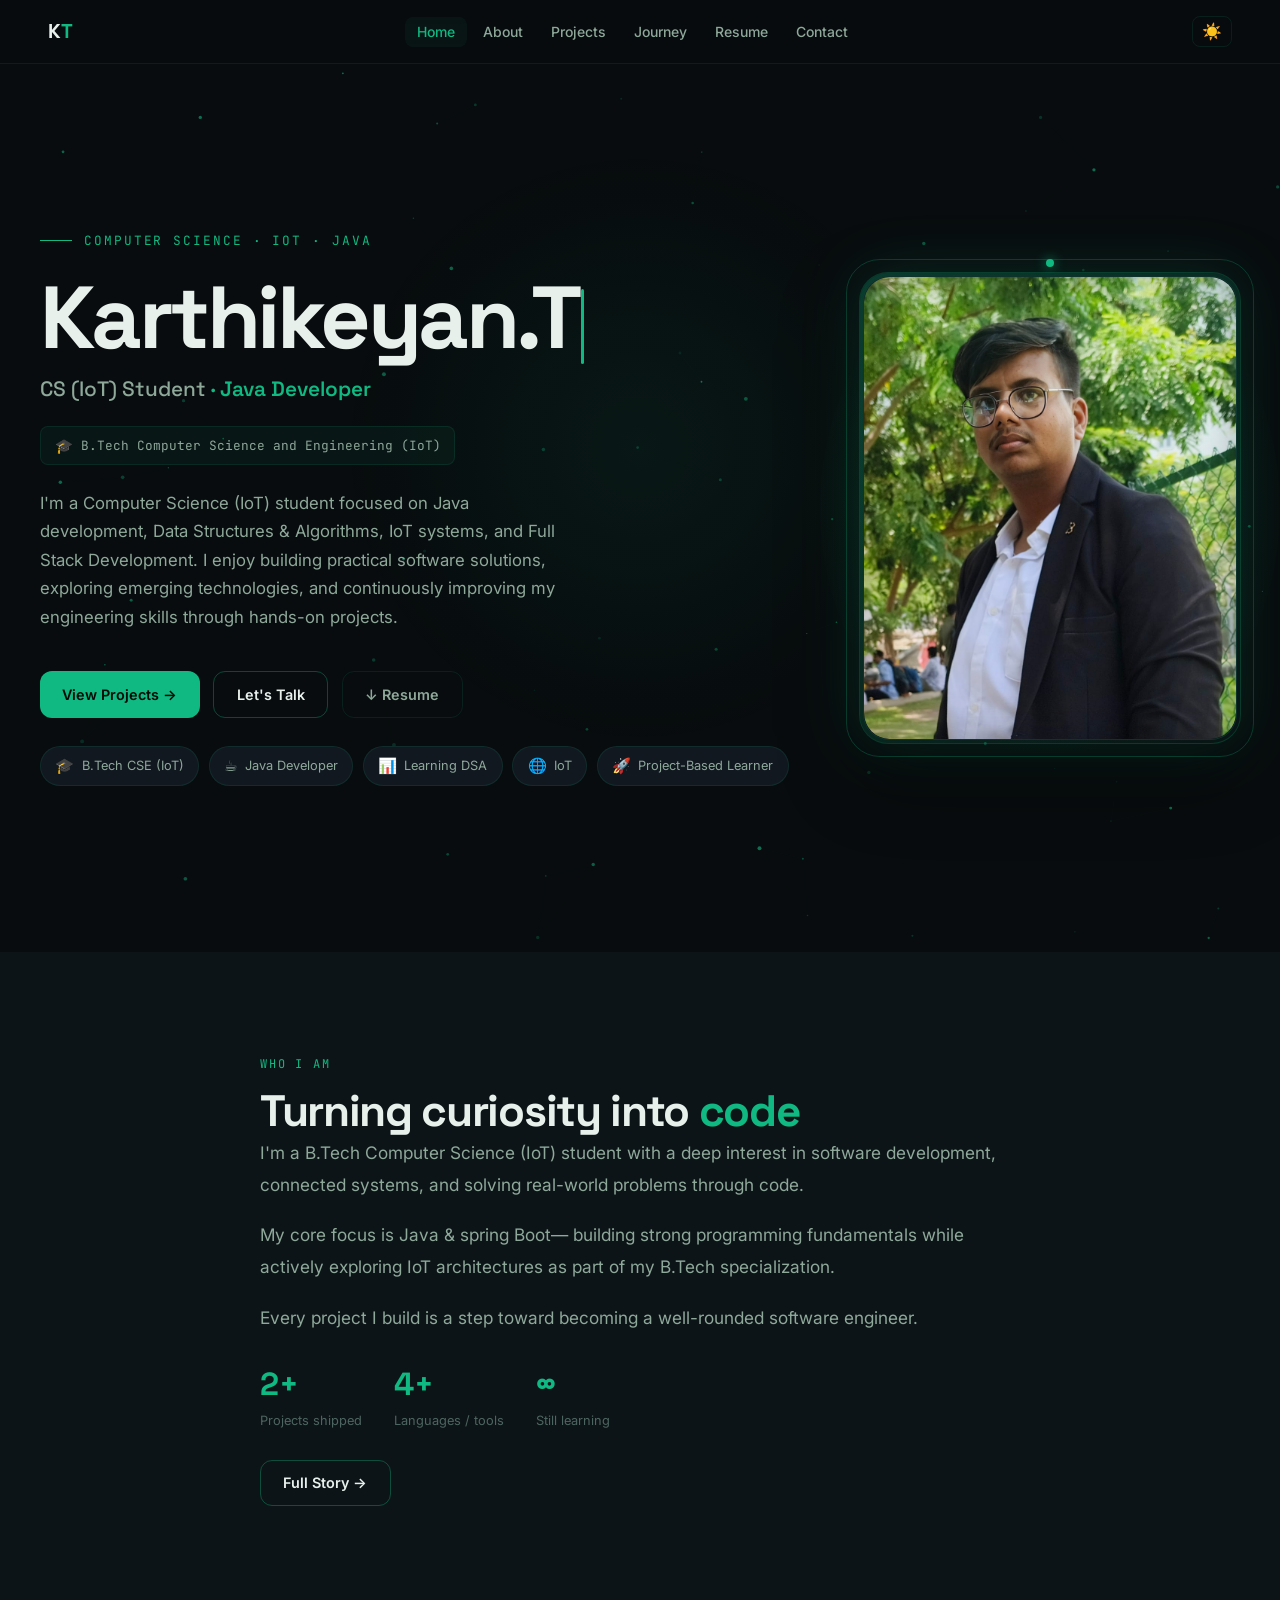
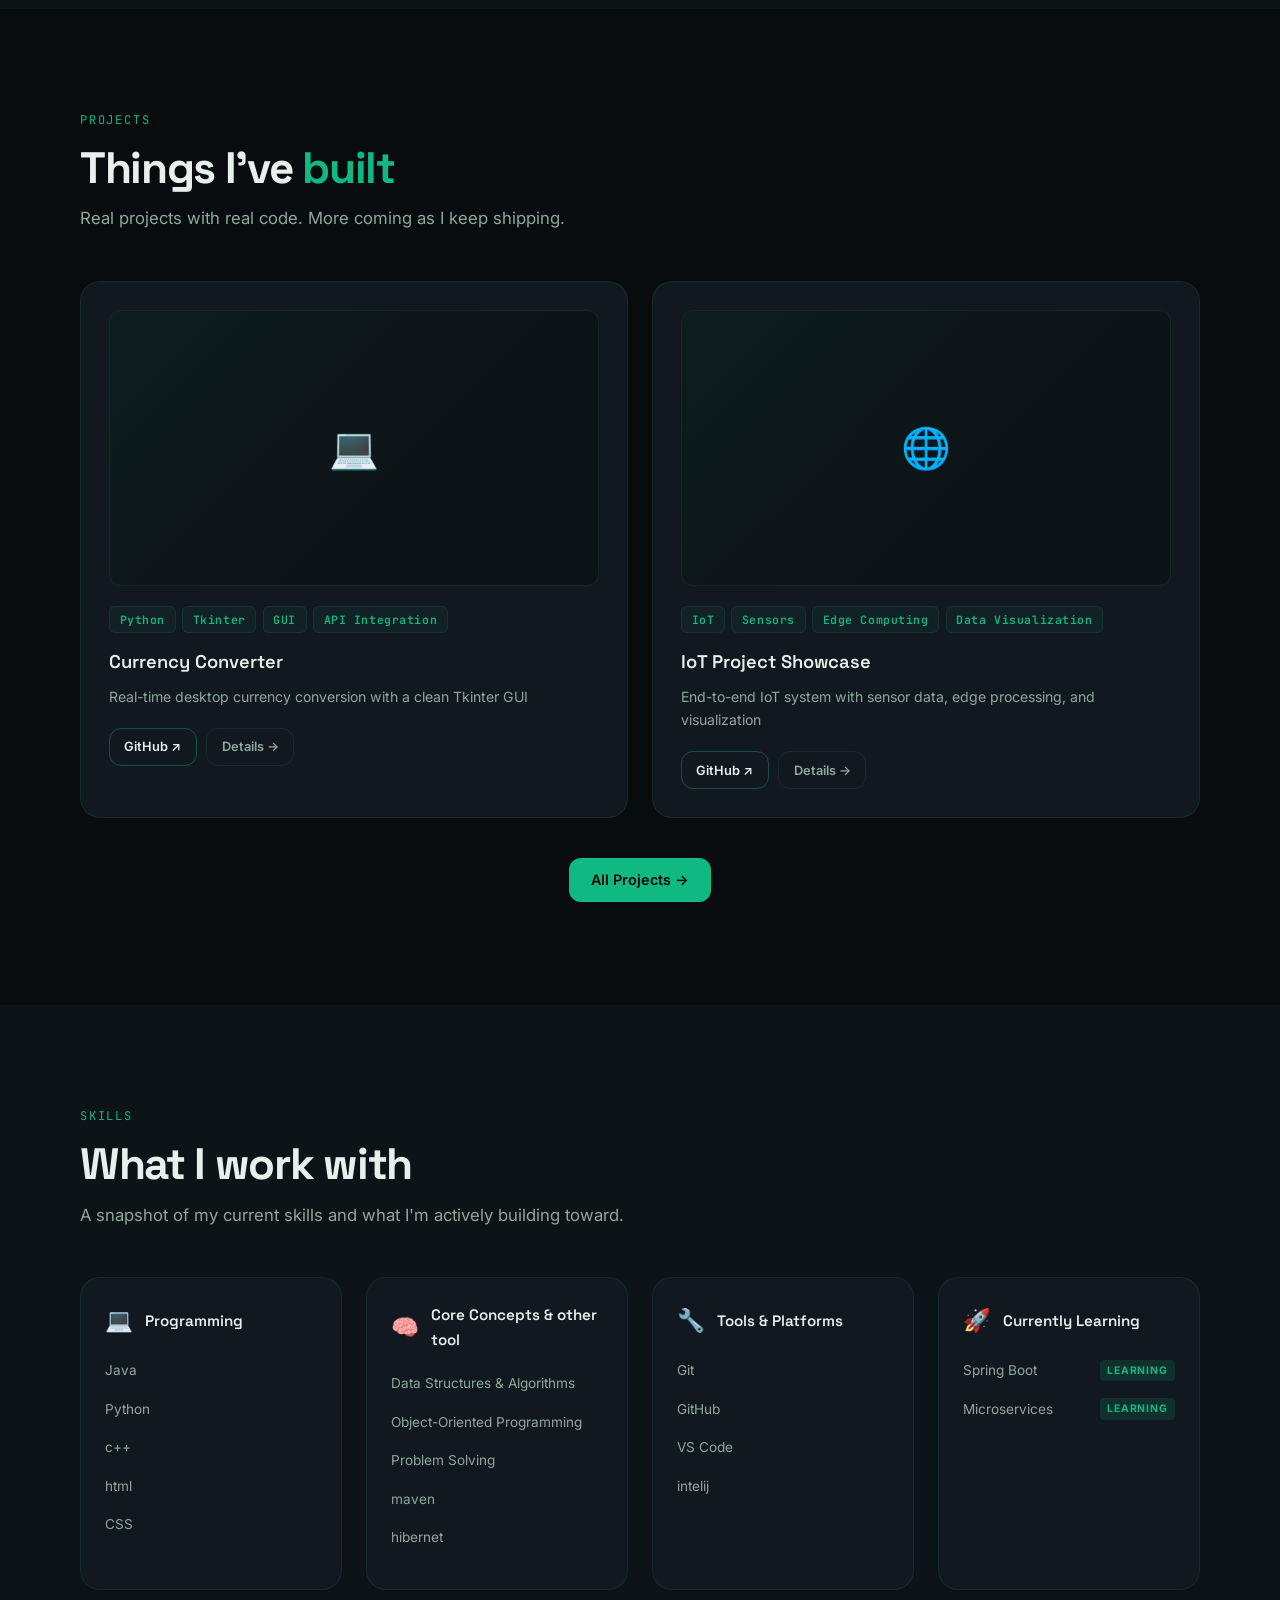
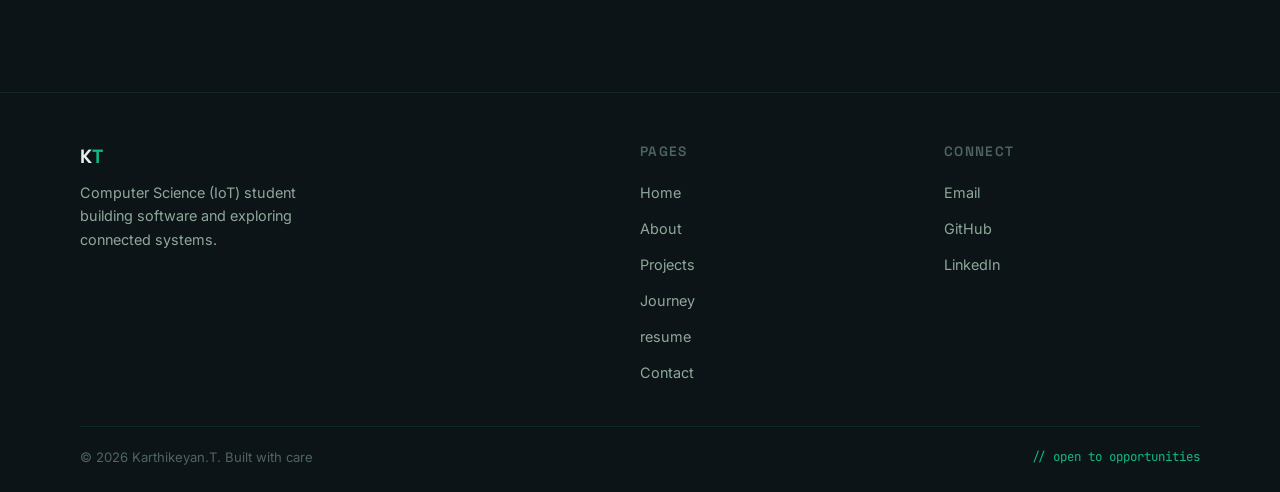
<file: index.html>
<!DOCTYPE html>
<html lang="en">
<head>
  <meta charset="UTF-8" />
  <meta name="viewport" content="width=device-width, initial-scale=1.0" />
  <meta name="description" content="Karthikeyan — Computer Science (IoT) student, Java developer, and future full-stack engineer." />
  <title>Karthikeyan-T||Portfolio</title>
  <link rel="preconnect" href="https://fonts.googleapis.com" />
  <link rel="preconnect" href="https://fonts.gstatic.com" crossorigin />
  <link href="https://fonts.googleapis.com/css2?family=Space+Grotesk:wght@400;500;600;700&family=Inter:wght@400;500;600&family=JetBrains+Mono:wght@400;500&display=swap" rel="stylesheet" />
  <script>
    try {
      if ((localStorage.getItem('theme') || 'dark') === 'light') {
        document.documentElement.classList.add('light-mode');
      }
    } catch (e) {}
  </script>
  <link rel="stylesheet" href="css/main.css" />
  <style>
    /* ── Hero ──────────────────────────────────────────── */
    .hero {
      position: relative; min-height: calc(100vh - var(--nav-h));
      display: flex; align-items: center;
      overflow: hidden;
    }
    #hero-canvas {
      position: absolute; inset: 0; width: 100%; height: 100%;
      pointer-events: none;
    }
    .hero-glow {
      position: absolute; width: 600px; height: 600px;
      border-radius: 50%;
      background: radial-gradient(circle, rgba(16,185,129,0.07) 0%, transparent 70%);
      top: 50%; left: 50%; transform: translate(-50%, -60%);
      pointer-events: none;
    }
    .hero-content { position: relative; z-index: 2; padding: 4rem 0; }
    .hero-inner {
      display: grid; grid-template-columns: 1.15fr auto;
      gap: 3.5rem; align-items: center;
    }
    .hero-eyebrow {
      font-family: var(--font-mono); font-size: 0.8rem;
      letter-spacing: 0.15em; text-transform: uppercase;
      color: var(--emerald); margin-bottom: 1.25rem;
      display: flex; align-items: center; gap: 0.75rem;
    }
    .hero-eyebrow::before {
      content: ''; display: block; width: 32px; height: 1px;
      background: var(--emerald);
    }
    .hero-name {
      font-family: var(--font-display);
      font-size: clamp(2.8rem, 8vw, 5.5rem);
      font-weight: 700; letter-spacing: -0.04em;
      line-height: 1.05; color: var(--text-primary);
      margin-bottom: 0.5rem;
    }
    .hero-name .cursor {
      display: inline-block; width: 3px; height: 0.85em;
      background: var(--emerald); margin-left: 2px;
      vertical-align: middle; border-radius: 2px;
      animation: blink 1s step-end infinite;
    }
    @keyframes blink { 0%,100% { opacity: 1; } 50% { opacity: 0; } }
    .hero-title {
      font-family: var(--font-display); font-weight: 500;
      font-size: clamp(1rem, 2.5vw, 1.3rem);
      color: var(--text-secondary); margin-bottom: 1.25rem;
    }
    .hero-title strong { color: var(--emerald); font-weight: 600; }
    .hero-degree {
      display: inline-flex; align-items: center; gap: 0.5rem;
      font-family: var(--font-mono); font-size: 0.8rem;
      color: var(--text-secondary);
      background: var(--emerald-glow2); border: 1px solid var(--border);
      border-radius: 8px; padding: 0.4rem 0.85rem;
      margin-bottom: 1.5rem;
    }
    .hero-degree-icon { color: var(--emerald); font-size: 0.9rem; }
    .hero-tagline {
      max-width: 520px; color: var(--text-secondary);
      font-size: clamp(0.95rem, 2vw, 1.05rem);
      line-height: 1.7; margin-bottom: 2.5rem;
    }
    .hero-actions { display: flex; gap: 0.85rem; flex-wrap: wrap; }

    /* Quick Highlights */
    .highlights-row {
      display: flex; flex-wrap: wrap; gap: 0.6rem;
      margin-top: 1.75rem;
    }
    .highlight-chip {
      display: inline-flex; align-items: center; gap: 0.45rem;
      background: var(--bg-card); border: 1px solid var(--border);
      border-radius: 100px; padding: 0.4rem 0.9rem;
      font-size: 0.8rem; color: var(--text-secondary);
      transition: border-color var(--dur), transform var(--dur), color var(--dur);
    }
    .highlight-chip:hover {
      border-color: var(--border-bright); color: var(--text-primary);
      transform: translateY(-2px);
    }
    .highlight-chip-icon { font-size: 0.95rem; }

    /* Status indicator */
    .status-pill {
      display: inline-flex; align-items: center; gap: 0.5rem;
      background: var(--emerald-glow2); border: 1px solid var(--border);
      border-radius: 100px; padding: 0.35rem 0.9rem;
      font-size: 0.78rem; color: var(--text-secondary);
      margin-bottom: 1.5rem;
    }
    .status-dot {
      width: 7px; height: 7px; border-radius: 50%;
      background: var(--emerald);
      animation: pulse-dot 2s ease-in-out infinite;
    }
    @keyframes pulse-dot {
      0%,100% { box-shadow: 0 0 0 0 rgba(16,185,129,0.5); }
      50% { box-shadow: 0 0 0 5px rgba(16,185,129,0); }
    }

    /* ── Hero Profile Photo ─────────────────────────── */
    .hero-photo-wrap {
      position: relative; flex-shrink: 0;
      animation: float 6s ease-in-out infinite;
    }
    @keyframes float {
      0%, 100% { transform: translateY(0px); }
      50% { transform: translateY(-12px); }
    }
    .hero-photo-ring {
      position: absolute; inset: -14px;
      border-radius: 34px;
      border: 1px solid rgba(16,185,129,0.25);
    }
    .hero-photo-ring::before {
      content: '';
      position: absolute; top: -1px; left: 50%;
      width: 8px; height: 8px;
      background: var(--emerald); border-radius: 50%;
      transform: translateX(-50%);
      box-shadow: 0 0 12px rgba(16,185,129,0.8);
    }
    @keyframes spin-slow { to { transform: rotate(360deg); } }
    .hero-photo-outer {
      width: 380px; height: 470px;
      border-radius: 28px;
      background: linear-gradient(135deg, rgba(16,185,129,0.28), rgba(16,185,129,0.05));
      padding: 3px;
      box-shadow:
        0 0 0 1px rgba(16,185,129,0.22),
        0 0 60px rgba(16,185,129,0.18),
        0 30px 80px rgba(0,0,0,0.45);
    }
    .hero-photo-glass {
      width: 100%; height: 100%;
      border-radius: 26px;
      background: linear-gradient(160deg, rgba(17,24,32,0.92), rgba(13,20,23,0.97));
      backdrop-filter: blur(20px);
      border: 1px solid rgba(16,185,129,0.18);
      display: flex; align-items: center; justify-content: center;
      overflow: hidden;
      position: relative;
    }
    .hero-photo-glass::before {
      content: '';
      position: absolute; top: 0; left: 0; right: 0; height: 45%;
      background: linear-gradient(180deg, rgba(16,185,129,0.09), transparent);
      pointer-events: none; z-index: 1;
    }
    .hero-photo-glass::after {
      content: '';
      position: absolute; inset: 0;
      box-shadow: inset 0 0 40px rgba(0,0,0,0.25);
      pointer-events: none; z-index: 1;
    }
    .hero-photo-glass img {
      width: 100%; height: 100%; object-fit: cover;
      border-radius: 26px;
      position: relative;
    }
    .hero-photo-placeholder {
      font-size: 8rem; opacity: 0.5;
      line-height: 1;
    }
    .hero-photo-glow {
      position: absolute; width: 460px; height: 540px;
      border-radius: 50%;
      background: radial-gradient(circle, rgba(16,185,129,0.16) 0%, transparent 70%);
      top: 50%; left: 50%; transform: translate(-50%, -50%);
      pointer-events: none;
    }

    @media (max-width: 900px) {
      .hero-inner { grid-template-columns: 1fr; gap: 2.5rem; }
      .hero-photo-wrap { order: -1; margin: 0 auto; }
      .hero-photo-outer { width: 280px; height: 350px; }
      .hero-photo-placeholder { font-size: 5.5rem; }
    }
    @media (max-width: 480px) {
      .hero-photo-outer { width: 230px; height: 290px; border-radius: 22px; }
      .hero-photo-glass { border-radius: 20px; }
      .hero-photo-glass img { border-radius: 20px; }
      .hero-photo-ring { border-radius: 28px; }
    }

    /* ── About preview ──────────────────────────────── */
    .about-preview {
      display: grid; grid-template-columns: 1fr;
      gap: 1.5rem; align-items: center;
      max-width: 760px; margin: 0 auto;
    }
    .about-text p {
      color: var(--text-secondary); margin-bottom: 1.15rem;
      line-height: 1.85; font-size: clamp(1rem, 1.4vw, 1.08rem);
    }
    .about-stats {
      display: flex; gap: 2rem; margin-top: 1.5rem; flex-wrap: wrap;
    }
    .stat { }
    .stat-num {
      font-family: var(--font-display); font-size: 2rem; font-weight: 700;
      color: var(--emerald);
    }
    .stat-label { font-size: 0.8rem; color: var(--text-muted); }

    /* ── Skills preview ─────────────────────────────── */
    .skills-grid {
      display: grid;
      grid-template-columns: repeat(auto-fit, minmax(260px, 1fr));
      gap: 1.5rem; margin-top: 3rem;
    }
    .skill-card { padding: 1.5rem; }
    .skill-card-header {
      display: flex; align-items: center; gap: 0.75rem;
      margin-bottom: 1.25rem;
    }
    .skill-icon { font-size: 1.4rem; }
    .skill-category {
      font-family: var(--font-display); font-weight: 600;
      font-size: 0.95rem; color: var(--text-primary);
    }
    .skill-item {
      margin-bottom: 1rem;
    }
    .skill-meta {
      display: flex; align-items: center; justify-content: space-between;
      margin-bottom: 0.35rem;
    }
    .skill-name { font-size: 0.85rem; color: var(--text-secondary); }

    /* ── Projects preview ───────────────────────────── */
    .projects-preview-grid {
      display: grid; grid-template-columns: repeat(auto-fit, minmax(320px, 1fr));
      gap: 1.5rem; margin-top: 3rem;
    }
    .project-card-preview { padding: 1.75rem; }
    .project-thumb {
      aspect-ratio: 16/9; background: var(--bg-surface);
      border-radius: var(--radius); margin-bottom: 1.25rem;
      display: flex; align-items: center; justify-content: center;
      border: 1px solid var(--border); font-size: 2.5rem;
      position: relative; overflow: hidden;
    }
    .project-thumb::before {
      content: ''; position: absolute; inset: 0;
      background: linear-gradient(135deg, var(--emerald-glow2), transparent 60%);
    }
    .project-tags { display: flex; flex-wrap: wrap; gap: 0.4rem; margin-bottom: 0.85rem; }
    .project-title {
      font-family: var(--font-display); font-size: 1.15rem; font-weight: 600;
      color: var(--text-primary); margin-bottom: 0.5rem;
    }
    .project-desc { font-size: 0.88rem; color: var(--text-secondary); line-height: 1.65; margin-bottom: 1.25rem; }
    .project-links { display: flex; gap: 0.6rem; }

    @media (max-width: 768px) {
      .about-preview { grid-template-columns: 1fr; }
    }
  </style>
</head>
<body>
  <div id="loader"><div class="loader-ring"></div></div>
  <div id="nav-mount"></div>

  <main>
    <!-- ── Hero ───────────────────────────────────────── -->
    <section class="hero">
      <div class="hero-glow"></div>
      <canvas id="hero-canvas"></canvas>
      <div class="container hero-content">
        <div class="hero-inner">
          <div class="hero-left">
            <div class="hero-eyebrow">Computer Science · IoT · Java</div>
            <h1 class="hero-name">Karthikeyan.T<span class="cursor"></span></h1>
            <p class="hero-title">
              CS (IoT) Student <strong>· Java Developer</strong>
            </p>
            <div class="hero-degree" id="hero-degree">
              <span class="hero-degree-icon">🎓</span>
              <span id="hero-degree-text"></span>
            </div>
            <p class="hero-tagline" id="hero-summary">
              Building software, exploring IoT systems, and continuously learning new technologies.
            </p>
            <div class="hero-actions">
              <a href="pages/projects.html" class="btn btn-primary">View Projects →</a>
              <a href="pages/contact.html" class="btn btn-outline">Let's Talk</a>
              <a href="assets/resume.pdf" download class="btn btn-ghost">↓ Resume</a>
            </div>
            <div class="highlights-row" id="highlights-row"></div>
          </div>
          <div class="hero-photo-wrap" id="hero-photo-wrap">
            <div class="hero-photo-glow"></div>
            <div class="hero-photo-ring"></div>
            <div class="hero-photo-outer">
              <div class="hero-photo-glass" id="hero-photo-glass">
                <!-- Profile photo renders here via JS -->
              </div>
            </div>
          </div>
        </div>
      </div>
    </section>

    <!-- ── About Preview ──────────────────────────────── -->
    <section id="about-preview" style="background:var(--bg-surface)">
      <div class="container">
        <div class="about-preview">
          <div class="about-text reveal">
            <span class="section-label">Who I am</span>
            <h2 class="section-title">Turning curiosity into <em>code</em></h2>
            <p>
              I'm a B.Tech Computer Science (IoT) student with a deep interest in software development,
              connected systems, and solving real-world problems through code.
            </p>
            <p>
              My core focus is Java & spring Boot— building strong programming fundamentals while
              actively exploring IoT architectures as part of my B.Tech specialization.
            </p>
            <p>
              Every project I build is a step toward becoming a well-rounded software engineer.
            </p>
            <div class="about-stats">
              <div class="stat">
                <div class="stat-num">2+</div>
                <div class="stat-label">Projects shipped</div>
              </div>
              <div class="stat">
                <div class="stat-num">4+</div>
                <div class="stat-label">Languages / tools</div>
              </div>
              <div class="stat">
                <div class="stat-num">∞</div>
                <div class="stat-label">Still learning</div>
              </div>
            </div>
            <a href="pages/about.html" class="btn btn-outline" style="margin-top:1.75rem">Full Story →</a>
          </div>
        </div>
      </div>
    </section>

    <!-- ── Projects Preview ───────────────────────────── -->
    <section>
      <div class="container">
        <span class="section-label reveal">Projects</span>
        <h2 class="section-title reveal">Things I've <em>built</em></h2>
        <p class="section-desc reveal">Real projects with real code. More coming as I keep shipping.</p>
        <div class="projects-preview-grid" id="projects-preview"></div>
        <div style="text-align:center;margin-top:2.5rem" class="reveal">
          <a href="pages/projects.html" class="btn btn-primary">All Projects →</a>
        </div>
      </div>
    </section>

    <!-- ── Skills Preview ─────────────────────────────── -->
    <section id="skills" style="background:var(--bg-surface)">
      <div class="container">
        <span class="section-label reveal">Skills</span>
        <h2 class="section-title reveal">What I work with</h2>
        <p class="section-desc reveal">A snapshot of my current skills and what I'm actively building toward.</p>
        <div class="skills-grid" id="skills-grid"></div>
      </div>
    </section>
  </main>

  <div id="footer-mount"></div>

  <script src="js/data.js"></script>
  <script src="js/shared.js"></script>
  <script>
    // Inject nav & footer
    document.getElementById('nav-mount').innerHTML = buildNav('');
    document.getElementById('footer-mount').innerHTML = buildFooter('');

    // Skills grid
    function renderSkills() {
      const grid = document.getElementById('skills-grid');
      if (!grid) return;
      grid.innerHTML = PORTFOLIO_DATA.skills.map(cat => `
        <div class="card skill-card reveal">
          <div class="skill-card-header">
            <span class="skill-icon">${cat.icon}</span>
            <span class="skill-category">${cat.category}</span>
          </div>
          ${cat.items.map(item => `
            <div class="skill-item">
              <div class="skill-meta">
                <span class="skill-name">${item.name}</span>
                ${item.badge ? `<span class="badge">${item.badge}</span>` : ''}
              </div>
            </div>
          `).join('')}
        </div>
      `).join('');
      initReveal();
    }

    // Projects preview
    function renderProjectsPreview() {
      const el = document.getElementById('projects-preview');
      if (!el) return;
      const icons = { 'java': '☕', 'python': '🐍', 'IoT': '🌐', default: '💻' };
      el.innerHTML = PORTFOLIO_DATA.projects.filter(p => p.featured).slice(0, 3).map(p => {
        const icon = Object.keys(icons).find(k => p.tags.some(t => t.includes(k))) || 'default';
        return `
          <div class="card project-card-preview reveal">
            <div class="project-thumb">${icons[icon]}</div>
            <div class="project-tags">${p.tags.map(t => `<span class="tag">${t}</span>`).join('')}</div>
            <h3 class="project-title">${p.title}</h3>
            <p class="project-desc">${p.tagline}</p>
            <div class="project-links">
              ${p.github ? `<a href="${p.github}" target="_blank" rel="noopener" class="btn btn-outline btn-sm">GitHub ↗</a>` : ''}
              ${p.demo ? `<a href="${p.demo}" target="_blank" rel="noopener" class="btn btn-ghost btn-sm">Demo ↗</a>` : ''}
              <a href="pages/projects.html#${p.id}" class="btn btn-ghost btn-sm">Details →</a>
            </div>
          </div>
        `;
      }).join('');
      initReveal();
    }

    // Hero degree, summary & quick highlights
    function renderHeroExtras() {
      const degreeEl = document.getElementById('hero-degree-text');
      if (degreeEl && PORTFOLIO_DATA.degree) degreeEl.textContent = PORTFOLIO_DATA.degree;

      const summaryEl = document.getElementById('hero-summary');
      if (summaryEl && PORTFOLIO_DATA.summary) summaryEl.textContent = PORTFOLIO_DATA.summary;

      const row = document.getElementById('highlights-row');
      if (row && PORTFOLIO_DATA.highlights) {
        row.innerHTML = PORTFOLIO_DATA.highlights.map(h => `
          <span class="highlight-chip"><span class="highlight-chip-icon">${h.icon}</span>${h.label}</span>
        `).join('');
      }
    }

    renderSkills();
    renderProjectsPreview();
    renderHeroExtras();
    initParticles('hero-canvas');

    // Render hero profile photo
    const glass = document.getElementById('hero-photo-glass');
    if (glass) {
      if (PORTFOLIO_DATA.profilePhoto) {
        glass.innerHTML = `<img src="${PORTFOLIO_DATA.profilePhoto}" alt="${PORTFOLIO_DATA.name}" />`;
      } else {
        glass.innerHTML = `<div class="hero-photo-placeholder">👨‍💻</div>`;
      }
    }
  </script>
</body>
</html>
</file>
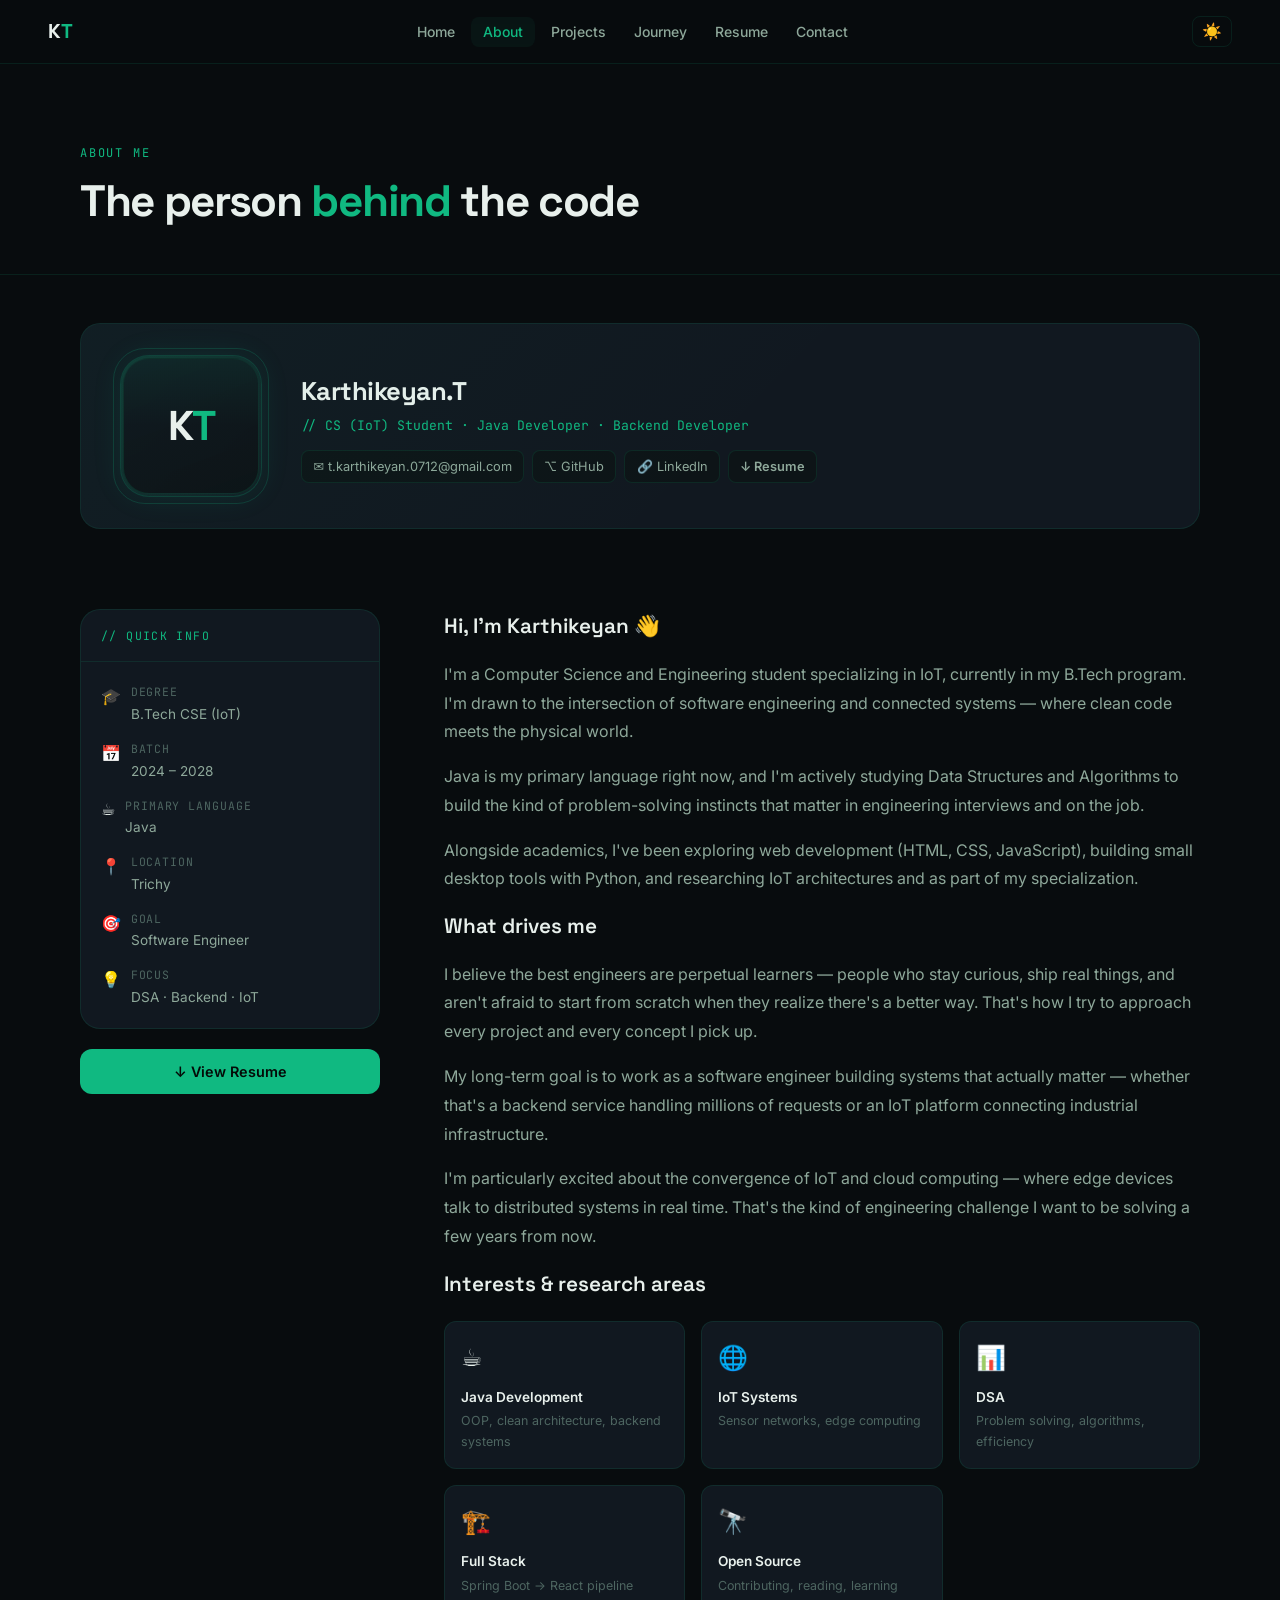
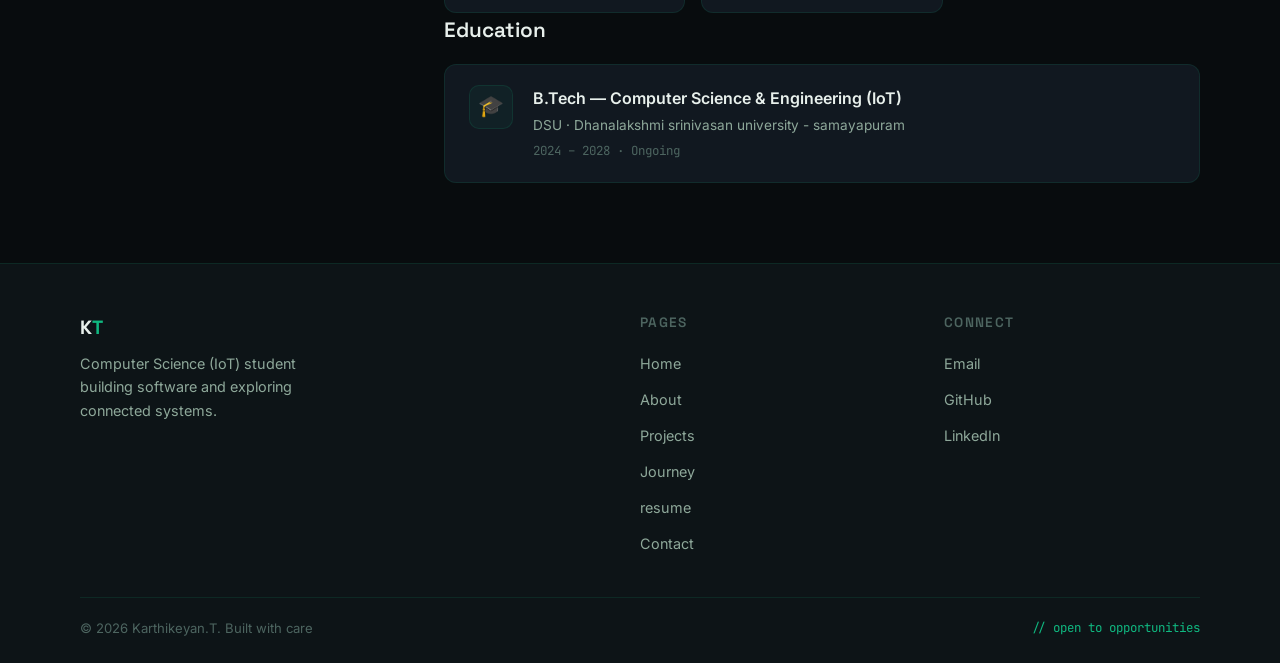
<file: pages/about.html>
<!DOCTYPE html>
<html lang="en">
<head>
  <meta charset="UTF-8" />
  <meta name="viewport" content="width=device-width, initial-scale=1.0" />
  <title>About—Karthikeyan.T</title>
  <link rel="preconnect" href="https://fonts.googleapis.com" />
  <link href="https://fonts.googleapis.com/css2?family=Space+Grotesk:wght@400;500;600;700&family=Inter:wght@400;500;600&family=JetBrains+Mono:wght@400;500&display=swap" rel="stylesheet" />
  <script>
    try {
      if ((localStorage.getItem('theme') || 'dark') === 'light') {
        document.documentElement.classList.add('light-mode');
      }
    } catch (e) {}
  </script>
  <link rel="stylesheet" href="../css/main.css" />
  <style>
    .page-hero {
      padding: 5rem 0 3rem;
      border-bottom: 1px solid var(--border);
    }

    /* ── Profile photo section ─────────────────────── */
    .about-profile-section {
      display: flex; align-items: center; gap: 2.5rem;
      background: var(--bg-card); border: 1px solid var(--border);
      border-radius: var(--radius-lg); padding: 2rem 2.5rem;
      margin-bottom: 3rem;
      position: relative; overflow: hidden;
    }
    .about-profile-section::before {
      content: '';
      position: absolute; inset: 0;
      background: linear-gradient(135deg, rgba(16,185,129,0.04), transparent 60%);
      pointer-events: none;
    }
    .about-profile-meta { flex: 1; }
    .about-profile-name {
      font-family: var(--font-display); font-size: 1.6rem; font-weight: 700;
      color: var(--text-primary); letter-spacing: -0.02em; margin-bottom: 0.2rem;
    }
    .about-profile-role {
      font-family: var(--font-mono); font-size: 0.82rem;
      color: var(--emerald); margin-bottom: 0.85rem;
    }
    .about-profile-links { display: flex; flex-wrap: wrap; gap: 0.5rem; }
    .about-profile-links a {
      display: inline-flex; align-items: center; gap: 0.4rem;
      font-size: 0.8rem; color: var(--text-secondary);
      background: var(--bg-surface); border: 1px solid var(--border);
      border-radius: 8px; padding: 0.3rem 0.7rem;
      transition: color var(--dur), border-color var(--dur);
    }
    .about-profile-links a:hover { color: var(--emerald); border-color: var(--border-bright); }

    .about-grid {
      display: grid; grid-template-columns: 300px 1fr;
      gap: 4rem; align-items: start; padding: 2rem 0 4rem;
    }
    .about-sidebar { position: sticky; top: calc(var(--nav-h) + 2rem); }

    .quick-info-card {
      background: var(--bg-card); border: 1px solid var(--border);
      border-radius: var(--radius-lg); overflow: hidden; margin-bottom: 1.25rem;
    }
    .quick-info-header {
      padding: 1rem 1.25rem;
      border-bottom: 1px solid var(--border);
      font-family: var(--font-mono); font-size: 0.72rem;
      letter-spacing: 0.12em; text-transform: uppercase; color: var(--emerald);
    }
    .quick-info-body { padding: 1.25rem; display: flex; flex-direction: column; gap: 0.85rem; }
    .quick-info-item { display: flex; align-items: flex-start; gap: 0.6rem; }
    .quick-info-icon { font-size: 1rem; flex-shrink: 0; margin-top: 0.05rem; }
    .quick-info-label { font-size: 0.72rem; color: var(--text-muted); font-family: var(--font-mono); text-transform: uppercase; letter-spacing: 0.08em; }
    .quick-info-value { font-size: 0.85rem; color: var(--text-secondary); margin-top: 0.1rem; }

    .about-body h3 {
      font-family: var(--font-display); font-size: 1.3rem; font-weight: 600;
      color: var(--text-primary); margin: 2.5rem 0 1rem;
    }
    .about-body h3:first-child { margin-top: 0; }
    .about-body p { color: var(--text-secondary); margin-bottom: 1rem; line-height: 1.8; }

    .interest-grid {
      display: grid; grid-template-columns: repeat(auto-fit, minmax(180px, 1fr));
      gap: 1rem; margin-top: 1.25rem;
    }
    .interest-item {
      background: var(--bg-card); border: 1px solid var(--border);
      border-radius: var(--radius); padding: 1rem;
      transition: border-color var(--dur);
    }
    .interest-item:hover { border-color: var(--border-bright); }
    .interest-icon { font-size: 1.5rem; margin-bottom: 0.5rem; }
    .interest-name { font-size: 0.85rem; font-weight: 600; color: var(--text-primary); }
    .interest-desc { font-size: 0.78rem; color: var(--text-muted); margin-top: 0.2rem; }

    .edu-card {
      background: var(--bg-card); border: 1px solid var(--border);
      border-radius: var(--radius); padding: 1.25rem 1.5rem;
      margin-bottom: 1rem;
      display: flex; gap: 1.25rem; align-items: flex-start;
    }
    .edu-icon {
      width: 44px; height: 44px; border-radius: 10px;
      background: var(--emerald-glow2); border: 1px solid var(--border);
      display: flex; align-items: center; justify-content: center;
      font-size: 1.3rem; flex-shrink: 0;
    }
    .edu-degree { font-weight: 600; color: var(--text-primary); margin-bottom: 0.2rem; }
    .edu-institution { font-size: 0.85rem; color: var(--text-secondary); }
    .edu-meta { font-size: 0.78rem; color: var(--text-muted); margin-top: 0.3rem; font-family: var(--font-mono); }

    @media (max-width: 900px) {
      .about-profile-section { flex-direction: column; text-align: center; }
      .about-profile-links { justify-content: center; }
      .about-grid { grid-template-columns: 1fr; }
      .about-sidebar { position: static; }
    }
  </style>
</head>
<body>
  <div id="loader"><div class="loader-ring"></div></div>
  <div id="nav-mount"></div>

  <main>
    <section class="page-hero">
      <div class="container">
        <span class="section-label">About me</span>
        <h1 class="section-title">The person <em>behind</em> the code</h1>
      </div>
    </section>

    <div class="container" style="padding-top:3rem">
      <!-- Premium Profile Banner -->
      <div class="about-profile-section reveal" id="about-profile-banner">
        <div class="kt-logo-wrap">
          <div class="kt-logo-ring"></div>
          <div class="kt-logo-outer">
            <div class="kt-logo-glass">
              <span class="kt-logo-mark">K<span>T</span></span>
            </div>
          </div>
        </div>
        <div class="about-profile-meta">
          <div class="about-profile-name">Karthikeyan.T</div>
          <div class="about-profile-role">// CS (IoT) Student · Java Developer · Backend Developer</div>
          <div class="about-profile-links">
            <a href="mailto:t.karthikeyan.0712@gmail.com">✉ t.karthikeyan.0712@gmail.com</a>
            <a href="https://github.com/karthikeyan-T12" target="_blank" rel="noopener">⌥ GitHub</a>
            <a href="https://www.linkedin.com/in/karthi-keyan-77b295303/" target="_blank" rel="noopener">🔗 LinkedIn</a>
            <a href="pages/resume.html" class="btn btn-primary btn-sm" style="border-radius:8px">↓ Resume</a>
          </div>
        </div>
      </div>

      <div class="about-grid">
        <!-- Sidebar -->
        <aside class="about-sidebar reveal">
          <div class="quick-info-card">
            <div class="quick-info-header">// Quick Info</div>
            <div class="quick-info-body">
              <div class="quick-info-item">
                <span class="quick-info-icon">🎓</span>
                <div>
                  <div class="quick-info-label">Degree</div>
                  <div class="quick-info-value">B.Tech CSE (IoT)</div>
                </div>
              </div>
              <div class="quick-info-item">
                <span class="quick-info-icon">📅</span>
                <div>
                  <div class="quick-info-label">Batch</div>
                  <div class="quick-info-value">2024 – 2028</div>
                </div>
              </div>
              <div class="quick-info-item">
                <span class="quick-info-icon">☕</span>
                <div>
                  <div class="quick-info-label">Primary Language</div>
                  <div class="quick-info-value">Java</div>
                </div>
              </div>
              <div class="quick-info-item">
                <span class="quick-info-icon">📍</span>
                <div>
                  <div class="quick-info-label">Location</div>
                  <div class="quick-info-value">Trichy</div>
                </div>
              </div>
              <div class="quick-info-item">
                <span class="quick-info-icon">🎯</span>
                <div>
                  <div class="quick-info-label">Goal</div>
                  <div class="quick-info-value">Software Engineer</div>
                </div>
              </div>
              <div class="quick-info-item">
                <span class="quick-info-icon">💡</span>
                <div>
                  <div class="quick-info-label">Focus</div>
                  <div class="quick-info-value">DSA · Backend · IoT</div>
                </div>
              </div>
            </div>
          </div>
          <a href="resume.html" class="btn btn-primary" style="width:100%;justify-content:center;display:flex">↓ View Resume</a>
        </aside>

        <!-- Body -->
        <div class="about-body">
          <div class="reveal">
            <h3>Hi, I'm Karthikeyan 👋</h3>
            <p>
              I'm a Computer Science and Engineering student specializing in IoT, currently in my B.Tech program.
              I'm drawn to the intersection of software engineering and connected systems — where clean code
              meets the physical world.
            </p>
            <p>
              Java is my primary language right now, and I'm actively studying Data Structures and Algorithms
              to build the kind of problem-solving instincts that matter in engineering interviews and on the job.
            </p>
            <p>
              Alongside academics, I've been exploring web development (HTML, CSS, JavaScript), building small
              desktop tools with Python, and researching IoT architectures and as part of my specialization.
            </p>
          </div>

          <div class="reveal">
            <h3>What drives me</h3>
            <p>
              I believe the best engineers are perpetual learners — people who stay curious, ship real things,
              and aren't afraid to start from scratch when they realize there's a better way. That's how I
              try to approach every project and every concept I pick up.
            </p>
            <p>
              My long-term goal is to work as a software engineer building systems that actually matter —
              whether that's a backend service handling millions of requests or an IoT platform connecting
              industrial infrastructure.
            </p>
            <p>
              I'm particularly excited about the convergence of IoT and cloud computing — where edge devices
              talk to distributed systems in real time. That's the kind of engineering challenge I want to be
              solving a few years from now.
            </p>
          </div>

          <div class="reveal">
            <h3>Interests & research areas</h3>
            <div class="interest-grid">
              <div class="interest-item">
                <div class="interest-icon">☕</div>
                <div class="interest-name">Java Development</div>
                <div class="interest-desc">OOP, clean architecture, backend systems</div>
              </div>
              <div class="interest-item">
                <div class="interest-icon">🌐</div>
                <div class="interest-name">IoT Systems</div>
                <div class="interest-desc">Sensor networks, edge computing</div>
              </div>
              <div class="interest-item">
                <div class="interest-icon">📊</div>
                <div class="interest-name">DSA</div>
                <div class="interest-desc">Problem solving, algorithms, efficiency</div>
              </div>
              <div class="interest-item">
                <div class="interest-icon">🏗️</div>
                <div class="interest-name">Full Stack</div>
                <div class="interest-desc">Spring Boot → React pipeline</div>
              </div>
              <div class="interest-item">
                <div class="interest-icon">🔭</div>
                <div class="interest-name">Open Source</div>
                <div class="interest-desc">Contributing, reading, learning</div>
              </div>
            </div>
          </div>

          <div class="reveal">
            <h3>Education</h3>
            <div id="edu-list"></div>
          </div>
        </div>
      </div>
    </div>
  </main>

  <div id="footer-mount"></div>

  <script src="../js/data.js"></script>
  <script src="../js/shared.js"></script>
  <script>
    document.getElementById('nav-mount').innerHTML = buildNav('../');
    document.getElementById('footer-mount').innerHTML = buildFooter('../');

    const eduList = document.getElementById('edu-list');
    eduList.innerHTML = PORTFOLIO_DATA.education.map(e => `
      <div class="edu-card">
        <div class="edu-icon">🎓</div>
        <div>
          <div class="edu-degree">${e.degree}</div>
          <div class="edu-institution">${e.institution} · ${e.university}</div>
          <div class="edu-meta">${e.period} · ${e.status}</div>
        </div>
      </div>
    `).join('');
  </script>
</body>
</html>
</file>
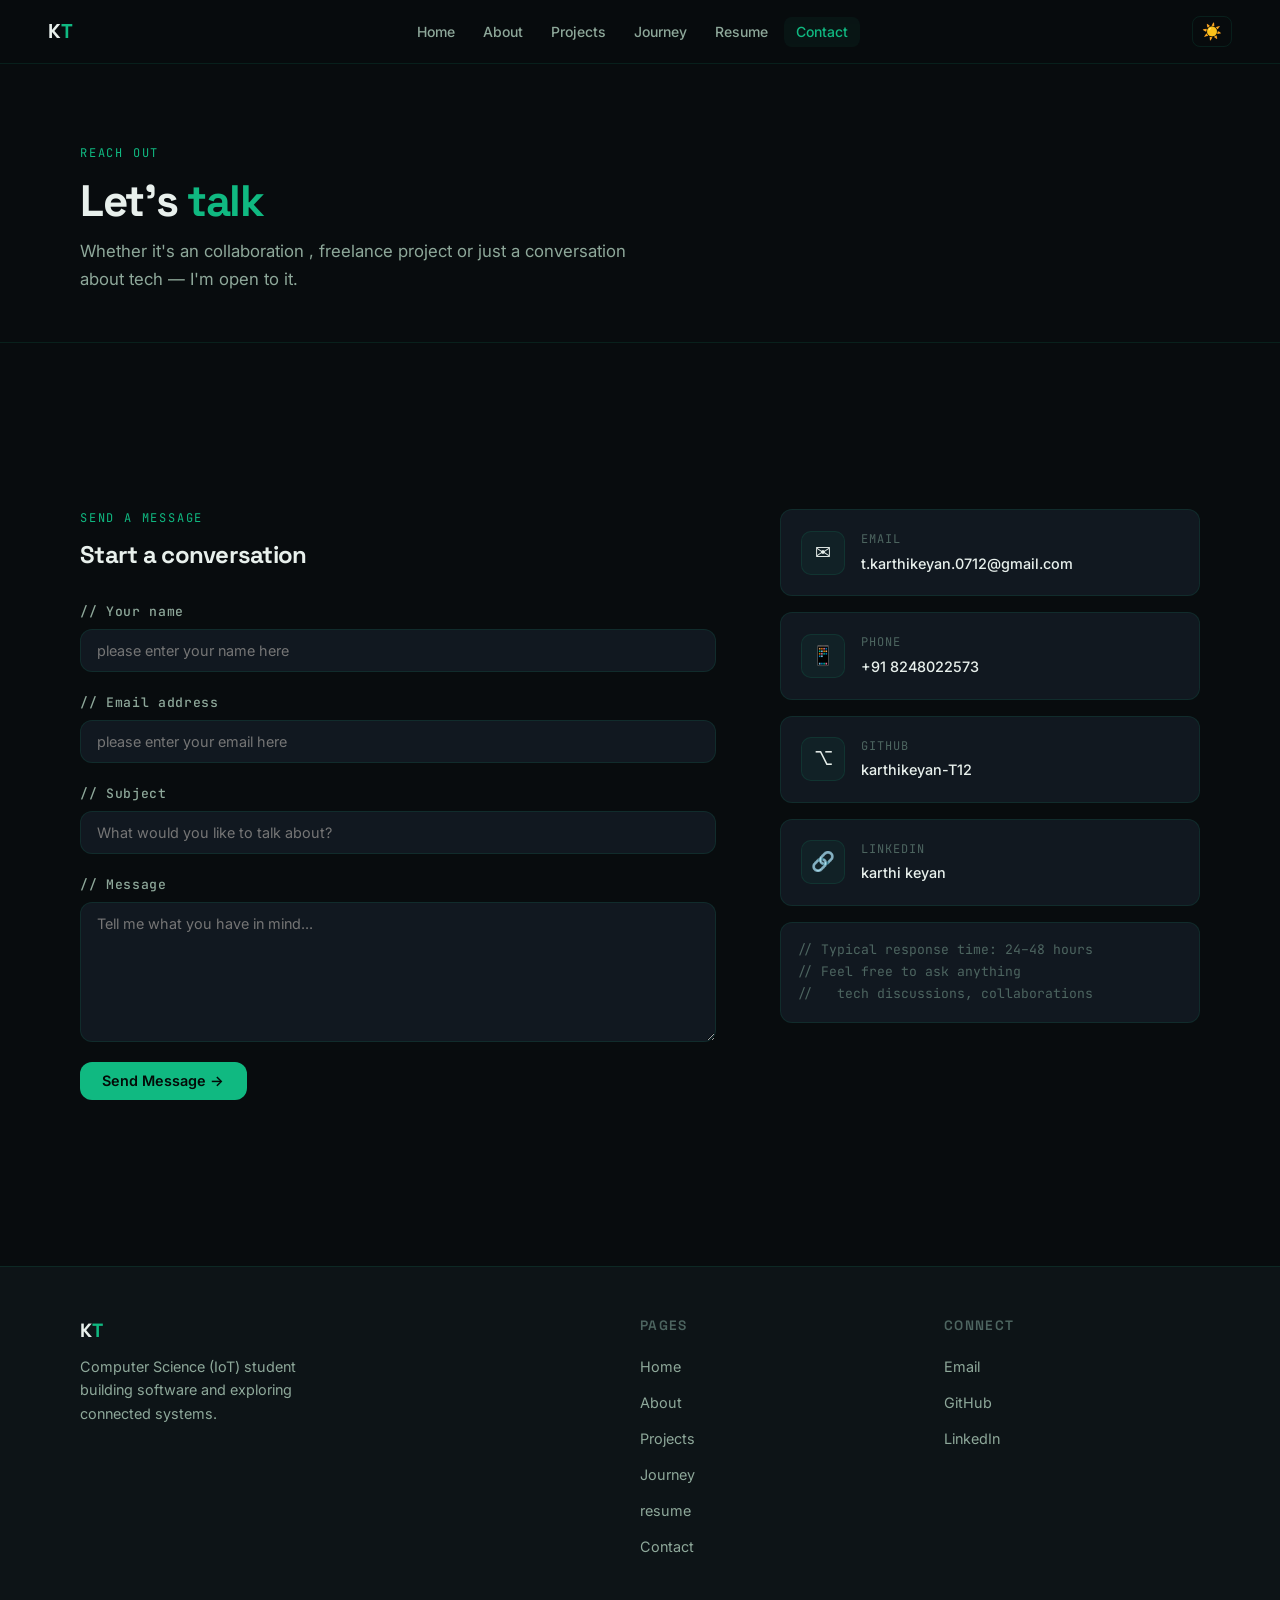
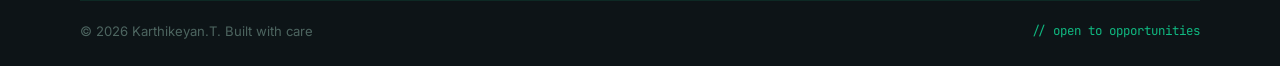
<file: pages/contact.html>
<!DOCTYPE html>
<html lang="en">
<head>
  <meta charset="UTF-8" />
  <meta name="viewport" content="width=device-width, initial-scale=1.0" />
  <title>Contact — Karthikeyan</title>
  <link rel="preconnect" href="https://fonts.googleapis.com" />
  <link href="https://fonts.googleapis.com/css2?family=Space+Grotesk:wght@400;500;600;700&family=Inter:wght@400;500;600&family=JetBrains+Mono:wght@400;500&display=swap" rel="stylesheet" />
  <script>
    try {
      if ((localStorage.getItem('theme') || 'dark') === 'light') {
        document.documentElement.classList.add('light-mode');
      }
    } catch (e) {}
  </script>
  <link rel="stylesheet" href="../css/main.css" />
  <style>
    .page-hero { padding: 5rem 0 3rem; border-bottom: 1px solid var(--border); }

    .contact-layout {
      display: grid; grid-template-columns: 1fr 420px;
      gap: 4rem; align-items: start; padding: 4rem 0;
    }

    /* Form */
    .contact-form { display: flex; flex-direction: column; gap: 1.25rem; }
    .form-group { display: flex; flex-direction: column; gap: 0.4rem; }
    .form-label {
      font-size: 0.82rem; font-weight: 500; color: var(--text-secondary);
      font-family: var(--font-mono); letter-spacing: 0.05em;
    }
    .form-input, .form-textarea {
      background: var(--bg-card); border: 1px solid var(--border);
      border-radius: var(--radius); padding: 0.75rem 1rem;
      color: var(--text-primary); font-family: var(--font-body); font-size: 0.9rem;
      transition: border-color var(--dur), box-shadow var(--dur);
      resize: vertical;
    }
    .form-input:focus, .form-textarea:focus {
      outline: none; border-color: var(--emerald);
      box-shadow: 0 0 0 3px rgba(16,185,129,0.1);
    }
    .form-textarea { min-height: 140px; }
    .form-success {
      display: none; background: var(--emerald-glow2);
      border: 1px solid var(--border-bright); border-radius: var(--radius);
      padding: 1rem 1.25rem; color: var(--emerald); font-size: 0.9rem; margin-top: 0.5rem;
    }
    .form-success.show { display: block; }
    .form-error {
      display: none; background: rgba(239,68,68,0.08);
      border: 1px solid rgba(239,68,68,0.25); border-radius: var(--radius);
      padding: 1rem 1.25rem; color: #f87171; font-size: 0.9rem; margin-top: 0.5rem;
    }
    .form-error.show { display: block; }

    /* Info cards */
    .contact-info { display: flex; flex-direction: column; gap: 1rem; }
    .contact-card {
      background: var(--bg-card); border: 1px solid var(--border);
      border-radius: var(--radius); padding: 1.25rem;
      display: flex; align-items: center; gap: 1rem;
      text-decoration: none; color: inherit;
      transition: border-color var(--dur), transform var(--dur);
      cursor: pointer; position: relative;
    }
    .contact-card:hover { border-color: var(--border-bright); transform: translateX(4px); color: inherit; }
    .contact-icon {
      width: 44px; height: 44px; border-radius: 10px;
      background: var(--emerald-glow2); border: 1px solid var(--border);
      display: flex; align-items: center; justify-content: center;
      font-size: 1.2rem; flex-shrink: 0;
    }
    .contact-label { font-size: 0.75rem; color: var(--text-muted); font-family: var(--font-mono); letter-spacing: 0.08em; text-transform: uppercase; }
    .contact-value { font-size: 0.9rem; color: var(--text-primary); font-weight: 500; margin-top: 0.1rem; }
    .copy-hint {
      position: absolute; right: 1rem; top: 50%; transform: translateY(-50%);
      font-size: 0.72rem; color: var(--text-muted); font-family: var(--font-mono);
      opacity: 0; transition: opacity var(--dur);
    }
    .contact-card:hover .copy-hint { opacity: 1; }

    /* Copy toast */
    .copy-toast {
      position: fixed; bottom: 5rem; left: 50%; transform: translateX(-50%) translateY(8px);
      background: var(--bg-card); border: 1px solid var(--border-bright);
      border-radius: 100px; padding: 0.5rem 1.1rem;
      font-size: 0.82rem; color: var(--emerald); font-family: var(--font-mono);
      box-shadow: 0 8px 24px rgba(0,0,0,0.4);
      opacity: 0; pointer-events: none;
      transition: opacity 0.25s, transform 0.25s;
      z-index: 9999;
    }
    .copy-toast.show { opacity: 1; transform: translateX(-50%) translateY(0); }

    @media (max-width: 900px) {
      .contact-layout { grid-template-columns: 1fr; }
    }
  </style>
</head>
<body>
  <div id="loader"><div class="loader-ring"></div></div>
  <div id="nav-mount"></div>

  <main>
    <section class="page-hero">
      <div class="container">
        <span class="section-label">Reach out</span>
        <h1 class="section-title">Let's <em>talk</em></h1>
        <p class="section-desc">Whether it's an collaboration , freelance project or just a conversation about tech — I'm open to it.</p>
      </div>
    </section>

    <section>
      <div class="container">
        <div class="contact-layout">

          <!-- Form -->
          <div class="reveal">
            <span class="section-label">Send a message</span>
            <h2 class="section-title" style="font-size:1.5rem;margin-bottom:2rem">Start a conversation</h2>
            <!--
              To enable real email sending:
              1. Go to https://formspree.io and create a free account
              2. Create a new form and get your form ID (looks like: xrgkabcd)
              3. Replace YOUR_FORMSPREE_ID below with your actual form ID
              Or use EmailJS — see https://www.emailjs.com/docs/
            -->
            <form class="contact-form" id="contact-form" novalidate>
              <div class="form-group">
                <label class="form-label" for="name">// Your name</label>
                <input class="form-input" type="text" id="name" name="name" placeholder="please enter your name here " required />
              </div>
              <div class="form-group">
                <label class="form-label" for="email">// Email address</label>
                <input class="form-input" type="email" id="email" name="email" placeholder="please enter your email here " required />
              </div>
              <div class="form-group">
                <label class="form-label" for="subject">// Subject</label>
                <input class="form-input" type="text" id="subject" name="subject" placeholder="What would you like to talk about?" />
              </div>
              <div class="form-group">
                <label class="form-label" for="message">// Message</label>
                <textarea class="form-textarea" id="message" name="message" placeholder="Tell me what you have in mind..." required></textarea>
              </div>
              <button type="submit" class="btn btn-primary" style="align-self:flex-start" id="submit-btn">Send Message →</button>
              <div class="form-success" id="form-success">
                ✓ Message sent! I'll get back to you within 24–48 hours.
              </div>
              <div class="form-error" id="form-error">
                ✕ Something went wrong. Please email me directly.
              </div>
            </form>
          </div>

          <!-- Info -->
          <div class="contact-info reveal">
            <div class="contact-card" onclick="copyToClipboard(PORTFOLIO_DATA.email, 'Email copied!')">
              <div class="contact-icon">✉</div>
              <div>
                <div class="contact-label">Email</div>
                <div class="contact-value" id="contact-email-val"></div>
              </div>
              <span class="copy-hint">click to copy</span>
            </div>

            <div class="contact-card" onclick="copyToClipboard(PORTFOLIO_DATA.phone, 'Phone number copied!')">
              <div class="contact-icon">📱</div>
              <div>
                <div class="contact-label">Phone</div>
                <div class="contact-value" id="contact-phone-val"></div>
              </div>
              <span class="copy-hint">click to copy</span>
            </div>

            <a href="https://github.com/karthikeyan-T12" target="_blank" rel="noopener" class="contact-card">
              <div class="contact-icon">⌥</div>
              <div>
                <div class="contact-label">GitHub</div>
                <div class="contact-value">karthikeyan-T12</div>
              </div>
            </a>

            <a href="https://www.linkedin.com/in/karthi-keyan-77b295303/" target="_blank" rel="noopener" class="contact-card">
              <div class="contact-icon">🔗</div>
              <div>
                <div class="contact-label">LinkedIn</div>
                <div class="contact-value">karthi keyan</div>
              </div>
            </a>

            <div style="padding:1rem;background:var(--bg-card);border:1px solid var(--border);border-radius:var(--radius)">
              <p style="font-size:0.82rem;color:var(--text-muted);line-height:1.7;font-family:var(--font-mono)">
                // Typical response time: 24–48 hours<br>
                // Feel free to ask anything<br>
                // &nbsp;&nbsp;tech discussions, collaborations
              </p>
            </div>
          </div>

        </div>
      </div>
    </section>
  </main>

  <!-- Copy toast notification -->
  <div class="copy-toast" id="copy-toast"></div>

  <div id="footer-mount"></div>

  <script src="../js/data.js"></script>
  <script src="../js/shared.js"></script>
  <script>
    document.getElementById('nav-mount').innerHTML = buildNav('../');
    document.getElementById('footer-mount').innerHTML = buildFooter('../');

    // Populate contact info
    document.getElementById('contact-email-val').textContent = PORTFOLIO_DATA.email;
    document.getElementById('contact-phone-val').textContent = PORTFOLIO_DATA.phone;

    // Copy to clipboard with toast
    function copyToClipboard(text, message) {
      navigator.clipboard.writeText(text).then(() => {
        const toast = document.getElementById('copy-toast');
        toast.textContent = '✓ ' + message;
        toast.classList.add('show');
        setTimeout(() => toast.classList.remove('show'), 2500);
      });
    }
    window.copyToClipboard = copyToClipboard;

    // Contact form — Formspree integration
    // SETUP: Replace 'YOUR_FORMSPREE_ID' with your actual Formspree form ID
    // Get one free at https://formspree.io (takes 2 minutes)
const FORMSPREE_URL = 'https://formspree.io/f/mpqgdpgp';

document.getElementById('contact-form').addEventListener('submit', async function(e) {
  e.preventDefault();
  const btn = document.getElementById('submit-btn');
  const success = document.getElementById('form-success');
  const error = document.getElementById('form-error');
  success.classList.remove('show');
  error.classList.remove('show');

  const name = document.getElementById('name').value.trim();
  const email = document.getElementById('email').value.trim();
  const message = document.getElementById('message').value.trim();
  if (!name || !email || !message) { error.textContent = '✕ Please fill in all required fields.'; error.classList.add('show'); return; }

  btn.textContent = 'Sending...'; btn.disabled = true;
 
  try {
    const res = await fetch(FORMSPREE_URL, {
          method: 'POST',
          headers: { 'Content-Type': 'application/json', 'Accept': 'application/json' },
          body: JSON.stringify({
            name: document.getElementById('name').value,
            email: document.getElementById('email').value,
            subject: document.getElementById('subject').value,
            message: document.getElementById('message').value,
          }),
        });
        if (res.ok) {
          success.classList.add('show');
          this.reset();
        } else {
          error.textContent = '✕ Something went wrong. Please email me directly at ' + PORTFOLIO_DATA.email;
          error.classList.add('show');
        }
      } catch {
        error.textContent = '✕ Network error. Please email me directly at ' + PORTFOLIO_DATA.email;
        error.classList.add('show');
      }
      btn.textContent = 'Send Message →'; btn.disabled = false;
    });
  </script>
</body>
</html>
</file>
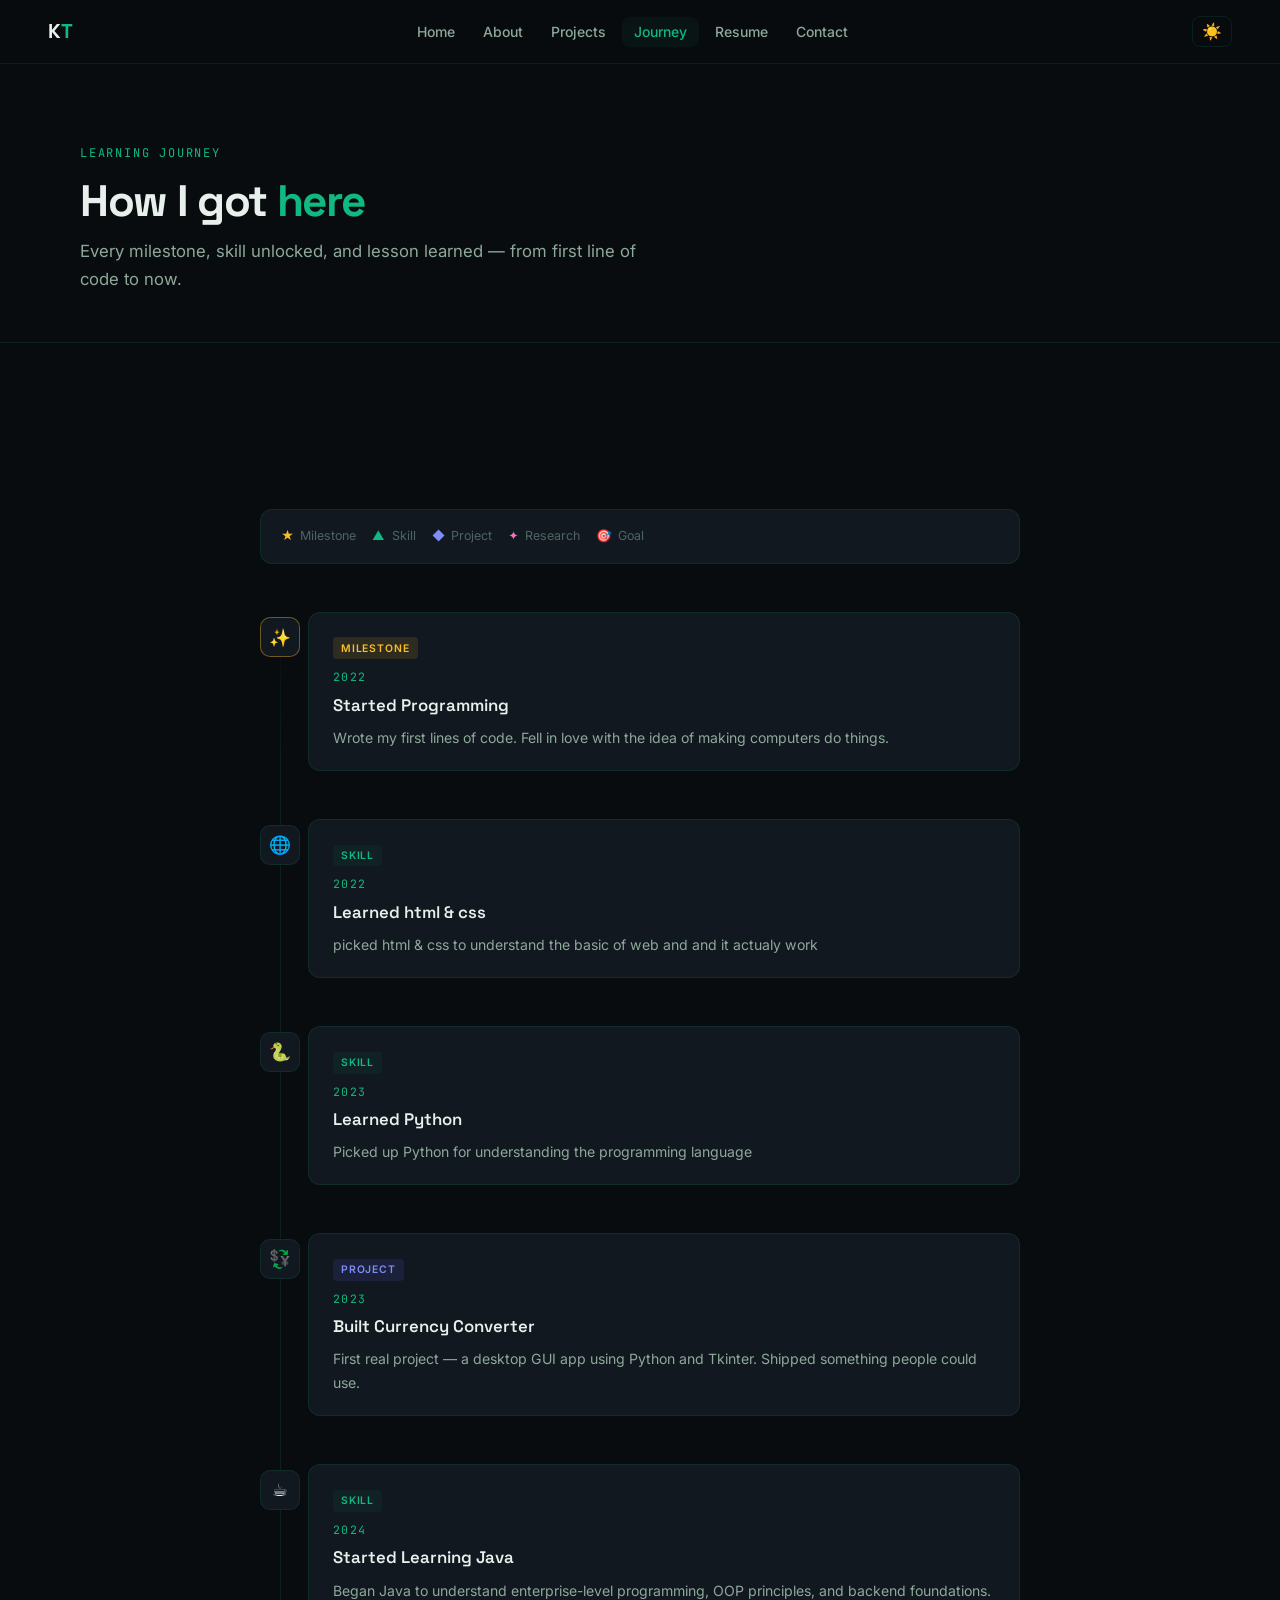
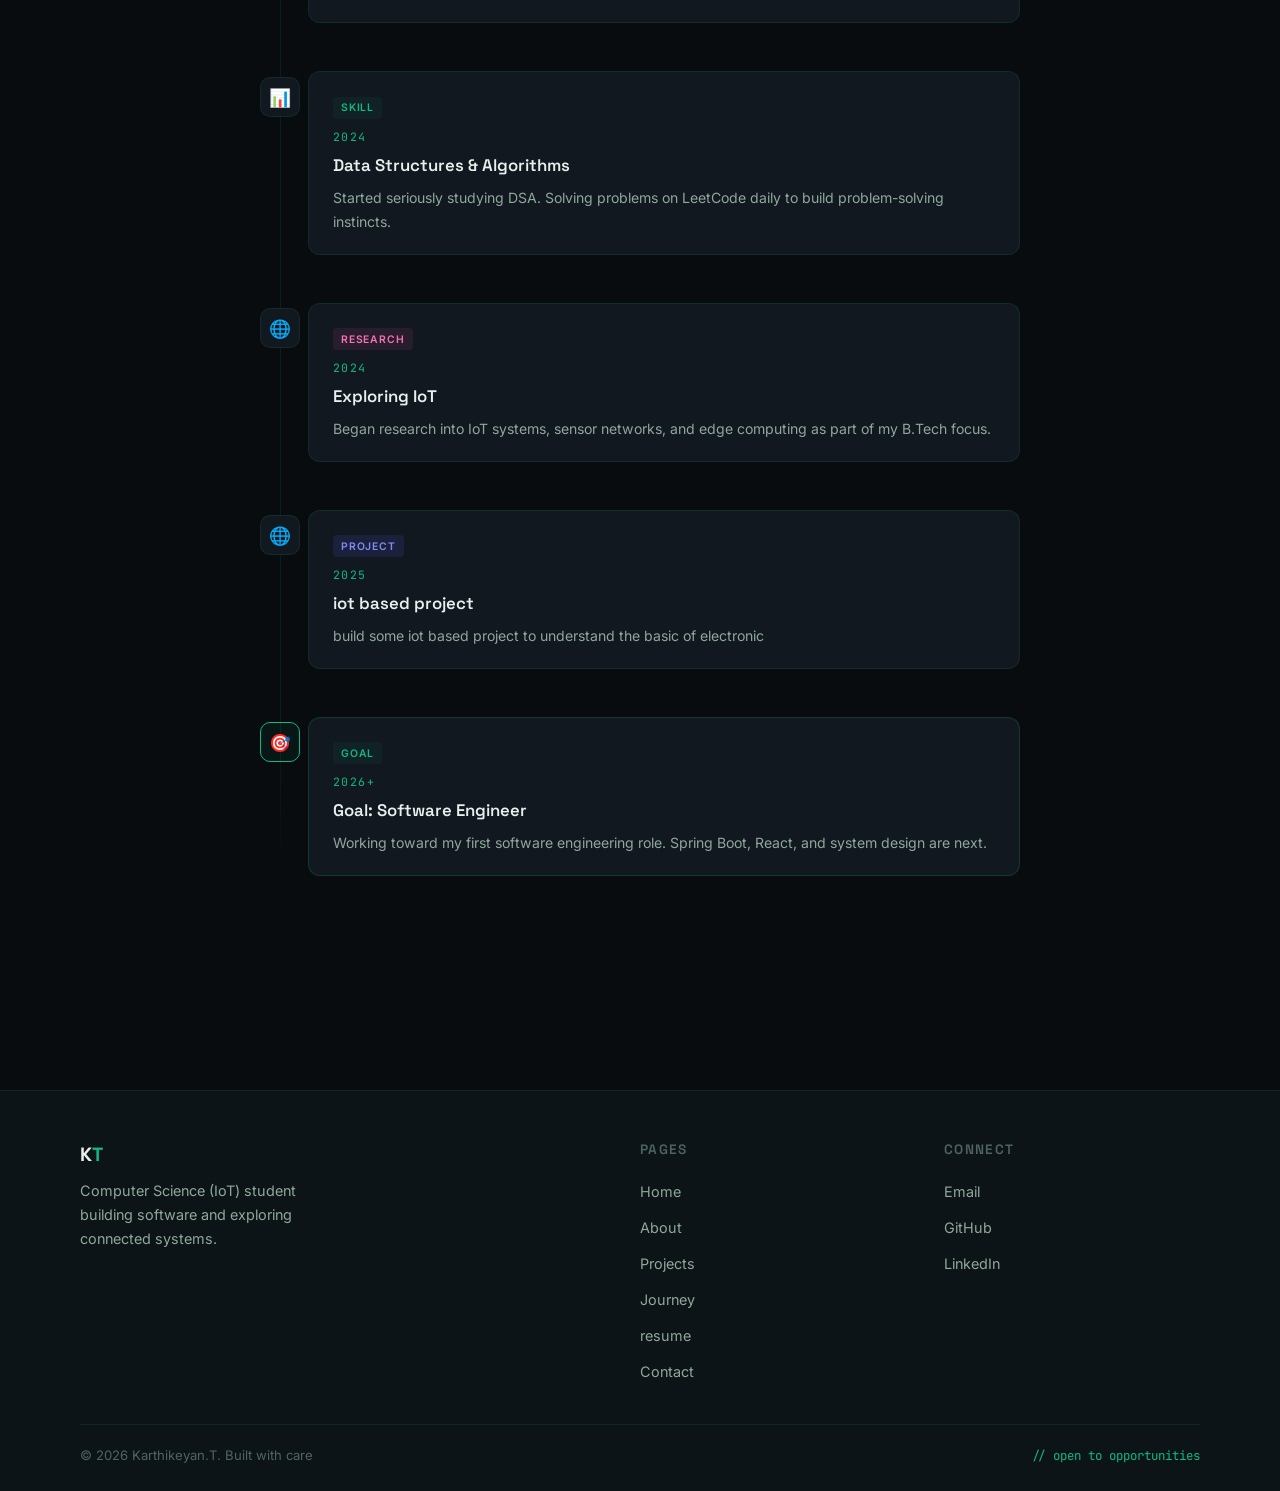
<file: pages/journey.html>
<!DOCTYPE html>
<html lang="en">
<head>
  <meta charset="UTF-8" />
  <meta name="viewport" content="width=device-width, initial-scale=1.0" />
  <title>Journey—Karthikeyan</title>
  <link rel="preconnect" href="https://fonts.googleapis.com" />
  <link href="https://fonts.googleapis.com/css2?family=Space+Grotesk:wght@400;500;600;700&family=Inter:wght@400;500;600&family=JetBrains+Mono:wght@400;500&display=swap" rel="stylesheet" />
  <script>
    try {
      if ((localStorage.getItem('theme') || 'dark') === 'light') {
        document.documentElement.classList.add('light-mode');
      }
    } catch (e) {}
  </script>
  <link rel="stylesheet" href="../css/main.css" />
  <style>
    .page-hero { padding: 5rem 0 3rem; border-bottom: 1px solid var(--border); }

    /* ── Timeline ─────────────────────────────────────── */
    .timeline-wrap { padding: 4rem 0; max-width: 760px; margin: 0 auto; }

    .timeline {
      position: relative; padding-left: 3rem;
    }
    .timeline::before {
      content: ''; position: absolute;
      left: 20px; top: 0; bottom: 0; width: 1px;
      background: linear-gradient(to bottom, transparent, var(--border) 8%, var(--border) 92%, transparent);
    }

    .timeline-item {
      position: relative; margin-bottom: 3rem;
      opacity: 0; transform: translateX(-20px);
      transition: opacity 0.6s var(--ease), transform 0.6s var(--ease);
    }
    .timeline-item.visible { opacity: 1; transform: none; }

    /* Dot */
    .timeline-dot {
      position: absolute; left: -3rem; top: 0.35rem;
      width: 40px; height: 40px;
      background: var(--bg-card); border: 1px solid var(--border);
      border-radius: 10px;
      display: flex; align-items: center; justify-content: center;
      font-size: 1.1rem; transition: border-color var(--dur);
      z-index: 1;
    }
    .timeline-item:hover .timeline-dot { border-color: var(--border-bright); }
    .timeline-item.type-goal .timeline-dot {
      border-color: var(--emerald); background: var(--emerald-glow2);
    }
    .timeline-item.type-milestone .timeline-dot { border-color: rgba(251, 191, 36, 0.4); }

    /* Card */
    .timeline-card {
      background: var(--bg-card); border: 1px solid var(--border);
      border-radius: var(--radius); padding: 1.25rem 1.5rem;
      transition: border-color var(--dur), transform var(--dur);
    }
    .timeline-item:hover .timeline-card {
      border-color: var(--border-bright);
      transform: translateX(4px);
    }
    .timeline-item.type-goal .timeline-card { border-color: rgba(16,185,129,0.2); }

    .timeline-year {
      font-family: var(--font-mono); font-size: 0.72rem; letter-spacing: 0.12em;
      color: var(--emerald); text-transform: uppercase; margin-bottom: 0.35rem;
    }
    .timeline-title {
      font-family: var(--font-display); font-size: 1.05rem; font-weight: 600;
      color: var(--text-primary); margin-bottom: 0.4rem;
    }
    .timeline-desc { font-size: 0.88rem; color: var(--text-secondary); line-height: 1.7; }

    .type-tag {
      display: inline-block; font-size: 0.65rem; font-weight: 600;
      letter-spacing: 0.08em; text-transform: uppercase;
      padding: 0.15rem 0.5rem; border-radius: 4px;
      margin-bottom: 0.5rem;
    }
    .type-milestone .type-tag { background: rgba(251,191,36,0.12); color: #fbbf24; }
    .type-skill .type-tag { background: var(--emerald-glow2); color: var(--emerald); }
    .type-project .type-tag { background: rgba(99,102,241,0.12); color: #818cf8; }
    .type-research .type-tag { background: rgba(236,72,153,0.1); color: #f472b6; }
    .type-goal .type-tag { background: var(--emerald-glow2); color: var(--emerald); }

    /* Legend */
    .legend {
      display: flex; gap: 1rem; flex-wrap: wrap;
      margin-bottom: 3rem; padding: 1rem 1.25rem;
      background: var(--bg-card); border: 1px solid var(--border);
      border-radius: var(--radius);
    }
    .legend-item { display: flex; align-items: center; gap: 0.4rem; font-size: 0.78rem; color: var(--text-muted); }
  </style>
</head>
<body>
  <div id="loader"><div class="loader-ring"></div></div>
  <div id="nav-mount"></div>

  <main>
    <section class="page-hero">
      <div class="container">
        <span class="section-label">Learning journey</span>
        <h1 class="section-title">How I got <em>here</em></h1>
        <p class="section-desc">Every milestone, skill unlocked, and lesson learned — from first line of code to now.</p>
      </div>
    </section>

    <section>
      <div class="container">
        <div class="timeline-wrap">
          <div class="legend">
            <div class="legend-item"><span style="color:#fbbf24">★</span> Milestone</div>
            <div class="legend-item"><span style="color:var(--emerald)">▲</span> Skill</div>
            <div class="legend-item"><span style="color:#818cf8">◆</span> Project</div>
            <div class="legend-item"><span style="color:#f472b6">✦</span> Research</div>
            <div class="legend-item"><span style="color:var(--emerald)">🎯</span> Goal</div>
          </div>
          <div class="timeline" id="timeline"></div>
        </div>
      </div>
    </section>
  </main>

  <div id="footer-mount"></div>

  <script src="../js/data.js"></script>
  <script src="../js/shared.js"></script>
  <script>
    document.getElementById('nav-mount').innerHTML = buildNav('../');
    document.getElementById('footer-mount').innerHTML = buildFooter('../');

    const typeLabels = {
      milestone: 'Milestone', skill: 'Skill', project: 'Project',
      research: 'Research', goal: 'Goal'
    };

    const tl = document.getElementById('timeline');
    tl.innerHTML = PORTFOLIO_DATA.journey.map((item, i) => `
      <div class="timeline-item type-${item.type}" style="transition-delay:${i * 0.08}s">
        <div class="timeline-dot">${item.icon}</div>
        <div class="timeline-card">
          <div class="type-tag">${typeLabels[item.type] || item.type}</div>
          <div class="timeline-year">${item.year}</div>
          <div class="timeline-title">${item.title}</div>
          <div class="timeline-desc">${item.description}</div>
        </div>
      </div>
    `).join('');

    // Animate timeline items
    const obs = new IntersectionObserver(entries => {
      entries.forEach(e => { if (e.isIntersecting) { e.target.classList.add('visible'); obs.unobserve(e.target); } });
    }, { threshold: 0.15 });
    document.querySelectorAll('.timeline-item').forEach(el => obs.observe(el));
  </script>
</body>
</html>
</file>
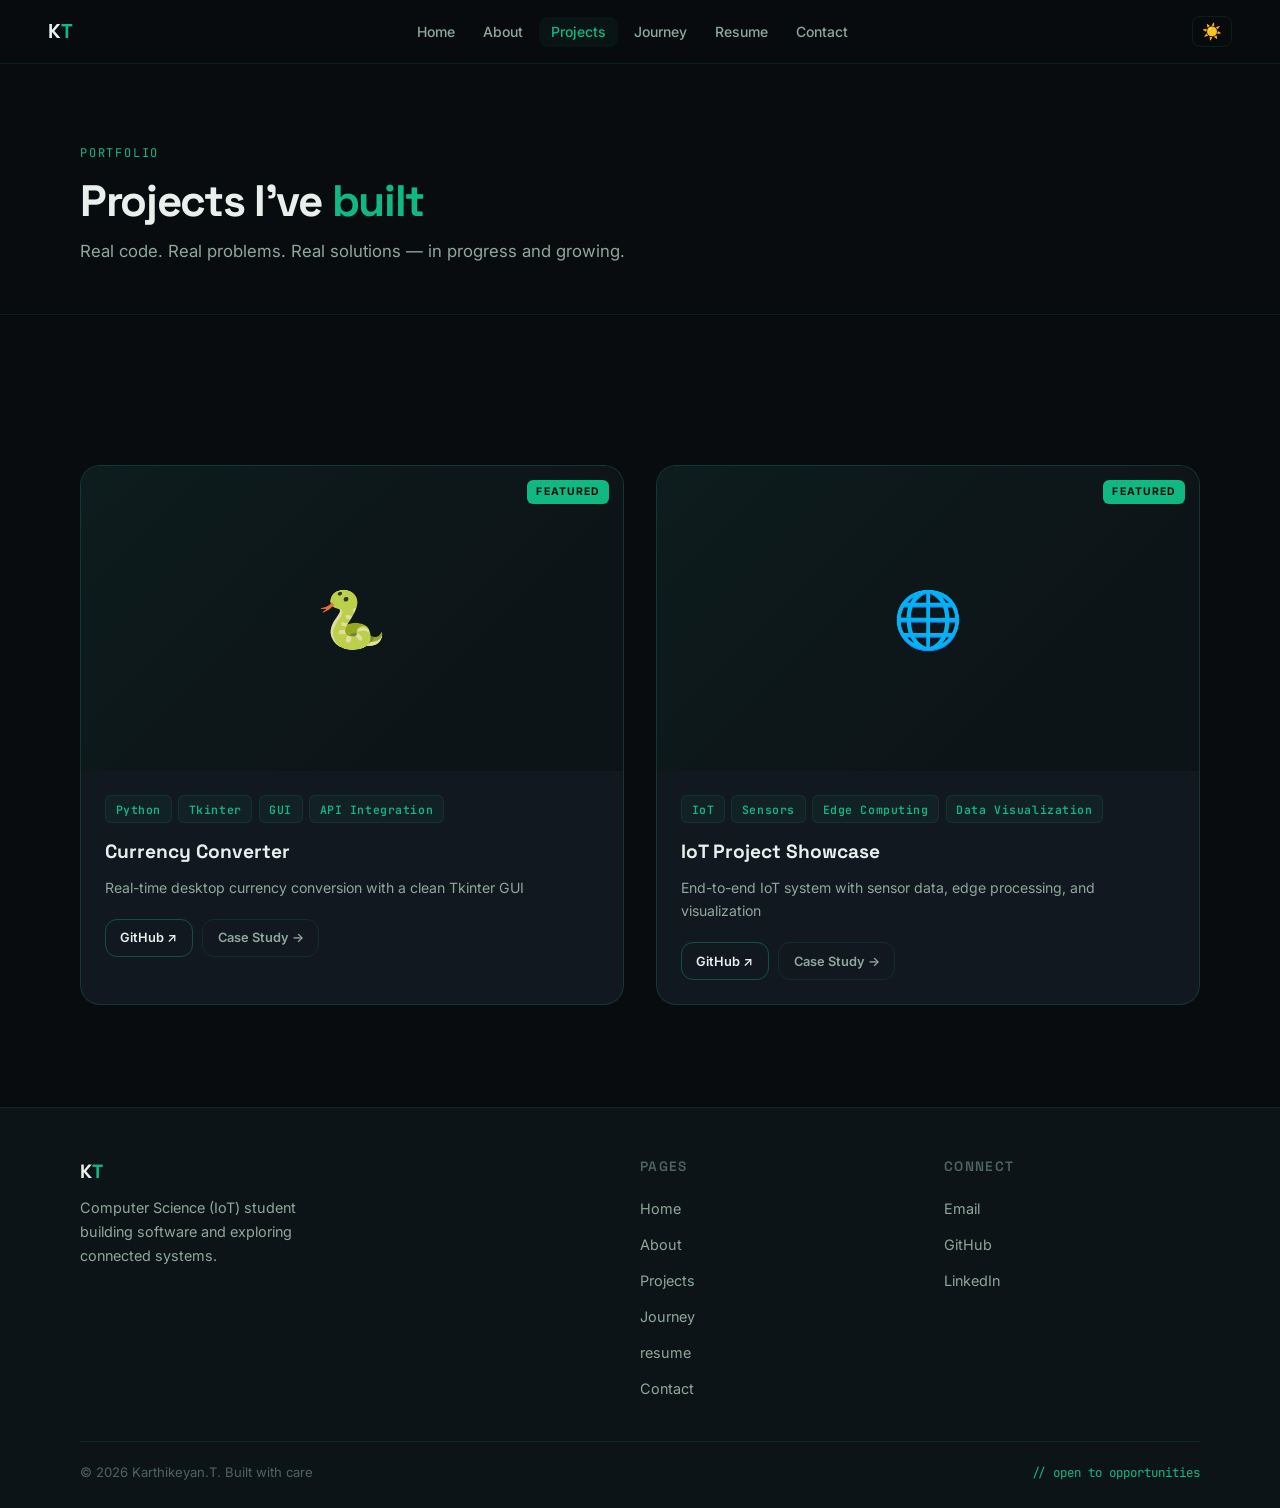
<file: pages/projects.html>
<!DOCTYPE html>
<html lang="en">
<head>
  <meta charset="UTF-8" />
  <meta name="viewport" content="width=device-width, initial-scale=1.0" />
  <title>Projects — Karthikeyan</title>
  <link rel="preconnect" href="https://fonts.googleapis.com" />
  <link href="https://fonts.googleapis.com/css2?family=Space+Grotesk:wght@400;500;600;700&family=Inter:wght@400;500;600&family=JetBrains+Mono:wght@400;500&display=swap" rel="stylesheet" />
  <script>
    try {
      if ((localStorage.getItem('theme') || 'dark') === 'light') {
        document.documentElement.classList.add('light-mode');
      }
    } catch (e) {}
  </script>
  <link rel="stylesheet" href="../css/main.css" />
  <style>
    .page-hero { padding: 5rem 0 3rem; border-bottom: 1px solid var(--border); }

    /* ── Project cards ───────────────────────────────── */
    .projects-grid {
      display: grid; grid-template-columns: repeat(auto-fit, minmax(340px, 1fr));
      gap: 2rem; margin-top: 3rem;
    }
    .project-card {
      background: var(--bg-card); border: 1px solid var(--border);
      border-radius: var(--radius-lg); overflow: hidden;
      transition: border-color var(--dur), transform var(--dur), box-shadow var(--dur);
      cursor: pointer;
    }
    .project-card:hover {
      border-color: var(--border-bright);
      transform: translateY(-4px);
      box-shadow: 0 20px 60px rgba(16,185,129,0.08);
    }
    .project-card.featured { border-color: rgba(16,185,129,0.2); }
    .project-header {
      padding: 0;
      aspect-ratio: 16/9; background: var(--bg-surface);
      display: flex; align-items: center; justify-content: center;
      font-size: 3.5rem; position: relative; overflow: hidden;
    }
    .project-header::before {
      content: ''; position: absolute; inset: 0;
      background: linear-gradient(135deg, rgba(16,185,129,0.05), transparent 70%);
    }
    .featured-badge {
      position: absolute; top: 0.85rem; right: 0.85rem;
      background: var(--emerald); color: #040a07;
      font-size: 0.65rem; font-weight: 700; letter-spacing: 0.1em;
      text-transform: uppercase; padding: 0.2rem 0.6rem; border-radius: 6px;
    }
    .project-body { padding: 1.5rem; }
    .project-tags { display: flex; flex-wrap: wrap; gap: 0.4rem; margin-bottom: 0.85rem; }
    .project-title {
      font-family: var(--font-display); font-size: 1.2rem; font-weight: 700;
      color: var(--text-primary); margin-bottom: 0.5rem;
    }
    .project-tagline { font-size: 0.88rem; color: var(--text-secondary); line-height: 1.65; margin-bottom: 1.25rem; }
    .project-links { display: flex; gap: 0.6rem; flex-wrap: wrap; }

    /* ── Modal ───────────────────────────────────────── */
    .modal-overlay {
      position: fixed; inset: 0; background: rgba(8,12,14,0.92);
      backdrop-filter: blur(8px); z-index: 2000;
      display: flex; align-items: center; justify-content: center;
      padding: 1rem;
      opacity: 0; pointer-events: none;
      transition: opacity 0.3s;
    }
    .modal-overlay.open { opacity: 1; pointer-events: all; }
    .modal {
      background: var(--bg-card); border: 1px solid var(--border-bright);
      border-radius: var(--radius-lg); width: 100%; max-width: 720px;
      max-height: 90vh; overflow-y: auto;
      transform: translateY(20px); transition: transform 0.3s var(--ease);
    }
    .modal-overlay.open .modal { transform: translateY(0); }
    .modal-header {
      padding: 1.75rem; border-bottom: 1px solid var(--border);
      display: flex; justify-content: space-between; align-items: flex-start; gap: 1rem;
      position: sticky; top: 0; background: var(--bg-card); z-index: 1;
      border-radius: var(--radius-lg) var(--radius-lg) 0 0;
    }
    .modal-title {
      font-family: var(--font-display); font-size: 1.4rem; font-weight: 700;
      color: var(--text-primary);
    }
    .modal-close {
      background: none; border: 1px solid var(--border);
      border-radius: 8px; width: 36px; height: 36px;
      cursor: pointer; color: var(--text-secondary); font-size: 1.1rem;
      flex-shrink: 0; transition: all var(--dur);
      display: flex; align-items: center; justify-content: center;
    }
    .modal-close:hover { color: var(--text-primary); border-color: var(--border-bright); }
    .modal-body { padding: 1.75rem; }
    .modal-section { margin-bottom: 2rem; }
    .modal-section h4 {
      font-family: var(--font-mono); font-size: 0.75rem; letter-spacing: 0.15em;
      text-transform: uppercase; color: var(--emerald); margin-bottom: 0.85rem;
    }
    .modal-section p { color: var(--text-secondary); line-height: 1.75; }
    .modal-img-placeholder {
      aspect-ratio: 16/9; background: var(--bg-surface);
      border: 1px dashed var(--border); border-radius: var(--radius);
      display: flex; align-items: center; justify-content: center;
      color: var(--text-muted); font-size: 0.85rem;
      margin-bottom: 1.25rem;
    }
    .bullet-list { list-style: none; display: flex; flex-direction: column; gap: 0.5rem; }
    .bullet-list li {
      display: flex; align-items: flex-start; gap: 0.6rem;
      font-size: 0.9rem; color: var(--text-secondary);
    }
    .bullet-list li::before { content: '→'; color: var(--emerald); flex-shrink: 0; }
    .modal-links { display: flex; gap: 0.75rem; flex-wrap: wrap; margin-top: 0.5rem; }
  </style>
</head>
<body>
  <div id="loader"><div class="loader-ring"></div></div>
  <div id="nav-mount"></div>

  <main>
    <section class="page-hero">
      <div class="container">
        <span class="section-label">Portfolio</span>
        <h1 class="section-title">Projects I've <em>built</em></h1>
        <p class="section-desc">Real code. Real problems. Real solutions — in progress and growing.</p>
      </div>
    </section>

    <section>
      <div class="container">
        <div class="projects-grid" id="projects-grid"></div>
      </div>
    </section>
    
  </main>

  <!-- Modal -->
  <div class="modal-overlay" id="modal-overlay" role="dialog" aria-modal="true">
    <div class="modal" id="modal-content"></div>
  </div>

  <div id="footer-mount"></div>

  <script src="../js/data.js"></script>
  <script src="../js/shared.js"></script>
  <script>
    document.getElementById('nav-mount').innerHTML = buildNav('../');
    document.getElementById('footer-mount').innerHTML = buildFooter('../');

    const emojiMap = { 'Python': '🐍', 'Java': '☕', 'IoT': '🌐' };
    function getEmoji(tags) {
      for (const k of Object.keys(emojiMap)) {
        if (tags.some(t => t.includes(k))) return emojiMap[k];
      }
      return '💻';
    }

    function renderProjects() {
      const grid = document.getElementById('projects-grid');
      grid.innerHTML = PORTFOLIO_DATA.projects.map(p => `
        <div class="project-card${p.featured ? ' featured' : ''} reveal" onclick="openModal('${p.id}')" id="card-${p.id}">
          <div class="project-header">
            ${getEmoji(p.tags)}
            ${p.featured ? '<span class="featured-badge">Featured</span>' : ''}
          </div>
          <div class="project-body">
            <div class="project-tags">${p.tags.map(t => `<span class="tag">${t}</span>`).join('')}</div>
            <h2 class="project-title">${p.title}</h2>
            <p class="project-tagline">${p.tagline}</p>
            <div class="project-links" onclick="event.stopPropagation()">
              ${p.github ? `<a href="${p.github}" target="_blank" rel="noopener" class="btn btn-outline btn-sm">GitHub ↗</a>` : ''}
              ${p.demo ? `<a href="${p.demo}" target="_blank" rel="noopener" class="btn btn-ghost btn-sm">Live Demo ↗</a>` : ''}
              <button class="btn btn-ghost btn-sm" onclick="event.stopPropagation();openModal('${p.id}')">Case Study →</button>
            </div>
          </div>
        </div>
      `).join('');
      initReveal();
    }

    function openModal(id) {
      const p = PORTFOLIO_DATA.projects.find(x => x.id === id);
      if (!p) return;
      const cs = p.caseStudy || {};
      document.getElementById('modal-content').innerHTML = `
        <div class="modal-header">
          <div>
            <div class="project-tags" style="margin-bottom:0.5rem">${p.tags.map(t => `<span class="tag">${t}</span>`).join('')}</div>
            <div class="modal-title">${p.title}</div>
          </div>
          <button class="modal-close" onclick="closeModal()" aria-label="Close">✕</button>
        </div>
        <div class="modal-body">
          ${p.image ? `<img src="${p.image}" alt="${p.title}" style="border-radius:var(--radius);width:100%;margin-bottom:1.5rem">` :
            `<div class="modal-img-placeholder">📷 Screenshot / Demo GIF coming soon</div>`}
          <div class="modal-section">
            <h4>Overview</h4>
            <p>${p.description}</p>
          </div>
          ${p.highlights ? `
          <div class="modal-section">
            <h4>Highlights</h4>
            <ul class="bullet-list">${p.highlights.map(h => `<li>${h}</li>`).join('')}</ul>
          </div>` : ''}
          ${cs.problem ? `
          <div class="modal-section">
            <h4>Problem Statement</h4>
            <p>${cs.problem}</p>
          </div>` : ''}
          ${cs.components ? `
          <div class="modal-section">
            <h4>Components Used</h4>
            <div style="display:flex;flex-wrap:wrap;gap:0.4rem">${cs.components.map(c => `<span class="tag">${c}</span>`).join('')}</div>
          </div>` : ''}
          ${cs.architecturePlaceholder ? `
          <div class="modal-section">
            <h4>Architecture Diagram</h4>
            <div class="modal-img-placeholder" style="font-size:0.8rem">🗺️ Architecture diagram — add your image here</div>
          </div>` : ''}
          ${cs.challenges ? `
          <div class="modal-section">
            <h4>Challenges Faced</h4>
            <ul class="bullet-list">${cs.challenges.map(c => `<li>${c}</li>`).join('')}</ul>
          </div>` : ''}
          ${cs.lessons ? `
          <div class="modal-section">
            <h4>Lessons Learned</h4>
            <ul class="bullet-list">${cs.lessons.map(l => `<li>${l}</li>`).join('')}</ul>
          </div>` : ''}
          <div class="modal-links">
            ${p.github ? `<a href="${p.github}" target="_blank" rel="noopener" class="btn btn-primary btn-sm">View on GitHub ↗</a>` : ''}
            ${p.demo ? `<a href="${p.demo}" target="_blank" rel="noopener" class="btn btn-outline btn-sm">Live Demo ↗</a>` : ''}
          </div>
        </div>
      `;
      document.getElementById('modal-overlay').classList.add('open');
      document.body.style.overflow = 'hidden';
    }

    function closeModal() {
      document.getElementById('modal-overlay').classList.remove('open');
      document.body.style.overflow = '';
    }

    document.getElementById('modal-overlay').addEventListener('click', e => {
      if (e.target === document.getElementById('modal-overlay')) closeModal();
    });
    document.addEventListener('keydown', e => { if (e.key === 'Escape') closeModal(); });

    // Handle anchor links like #iot-showcase
    function checkHash() {
      const id = location.hash.replace('#', '');
      if (id) { const p = PORTFOLIO_DATA.projects.find(x => x.id === id); if (p) openModal(p.id); }
    }

    renderProjects();
    checkHash();
  </script>
</body>
</html>
</file>
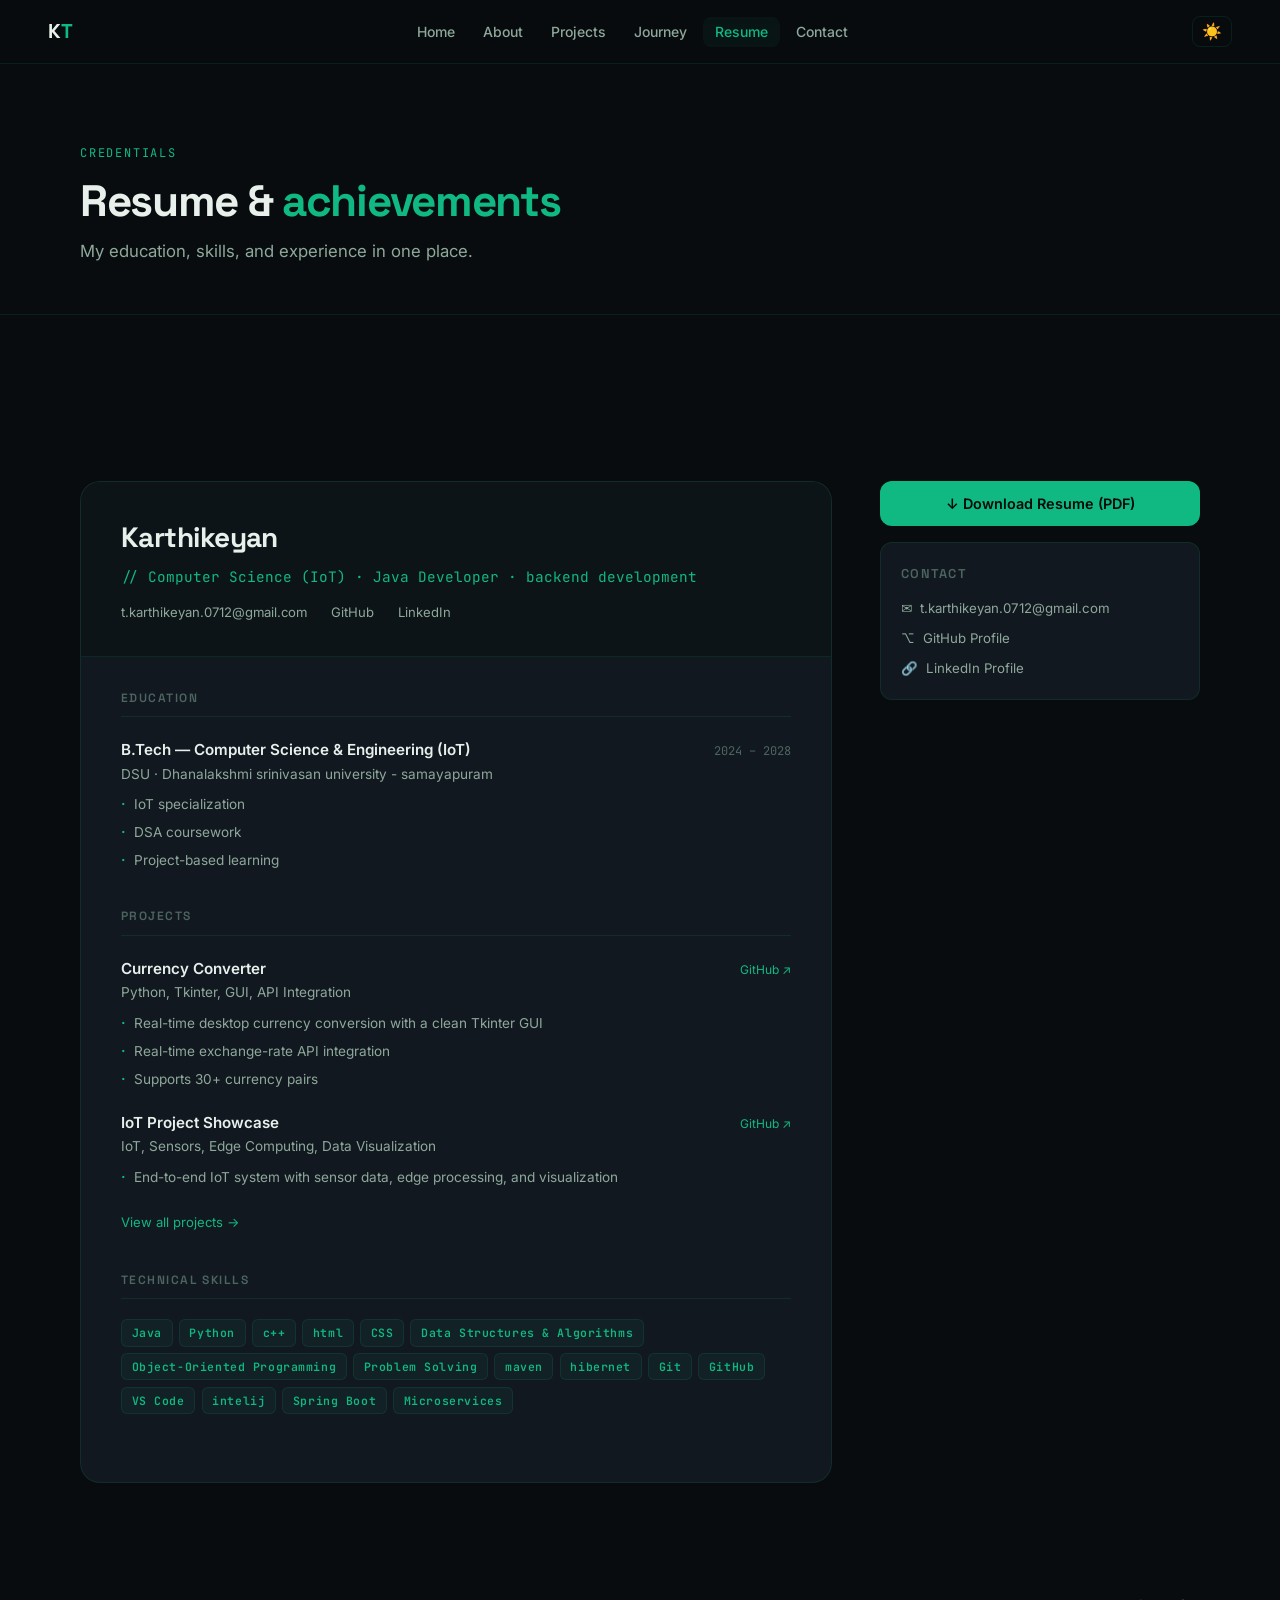
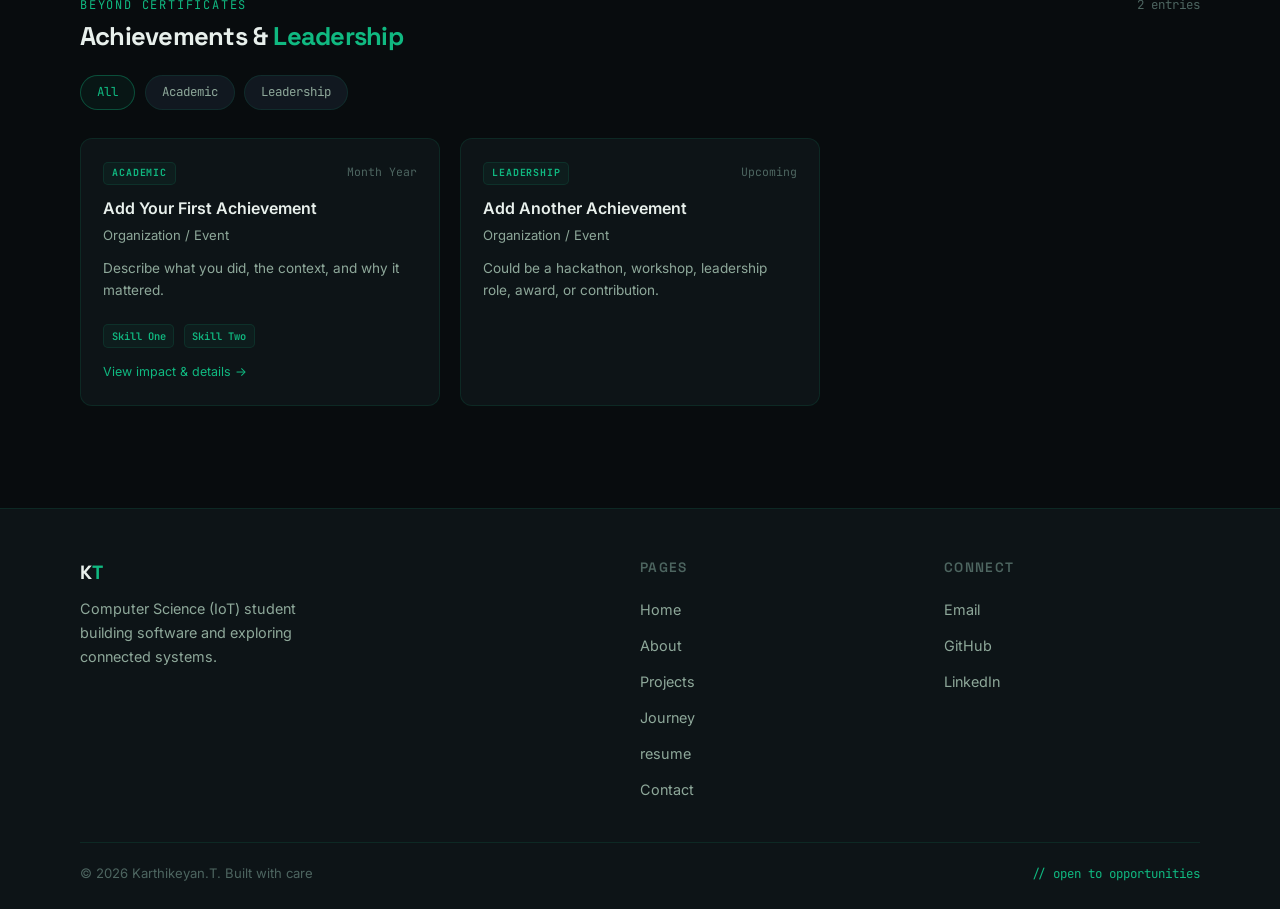
<file: pages/resume.html>
<!DOCTYPE html>
<html lang="en">
<head>
  <meta charset="UTF-8" />
  <meta name="viewport" content="width=device-width, initial-scale=1.0" />
  <title>Resume — Karthikeyan</title>
  <link rel="preconnect" href="https://fonts.googleapis.com" />
  <link href="https://fonts.googleapis.com/css2?family=Space+Grotesk:wght@400;500;600;700&family=Inter:wght@400;500;600&family=JetBrains+Mono:wght@400;500&display=swap" rel="stylesheet" />
  <script>
    try {
      if ((localStorage.getItem('theme') || 'dark') === 'light') {
        document.documentElement.classList.add('light-mode');
      }
    } catch (e) {}
  </script>
  <link rel="stylesheet" href="../css/main.css" />
  <style>
    .page-hero { padding: 5rem 0 3rem; border-bottom: 1px solid var(--border); }

    .resume-layout {
      display: grid; grid-template-columns: 1fr 320px;
      gap: 3rem; padding: 4rem 0;
    }

    /* Resume doc */
    .resume-doc {
      background: var(--bg-card); border: 1px solid var(--border);
      border-radius: var(--radius-lg); overflow: hidden;
    }
    .resume-doc-header {
      background: var(--bg-surface); border-bottom: 1px solid var(--border);
      padding: 2rem 2.5rem;
    }
    .resume-doc-name {
      font-family: var(--font-display); font-size: 1.75rem; font-weight: 700;
      color: var(--text-primary); letter-spacing: -0.02em;
    }
    .resume-doc-role { color: var(--emerald); font-size: 0.9rem; font-family: var(--font-mono); margin-top: 0.25rem; }
    .resume-doc-contact {
      display: flex; gap: 1.5rem; flex-wrap: wrap; margin-top: 0.85rem;
    }
    .resume-doc-contact a { font-size: 0.82rem; color: var(--text-secondary); transition: color var(--dur); }
    .resume-doc-contact a:hover { color: var(--emerald); }

    .resume-doc-body { padding: 2rem 2.5rem; }
    .resume-section { margin-bottom: 2.25rem; }
    .resume-section-title {
      font-family: var(--font-display); font-size: 0.75rem; font-weight: 600;
      text-transform: uppercase; letter-spacing: 0.12em;
      color: var(--text-muted); border-bottom: 1px solid var(--border);
      padding-bottom: 0.5rem; margin-bottom: 1.25rem;
    }
    .resume-entry { margin-bottom: 1.25rem; }
    .resume-entry-header {
      display: flex; justify-content: space-between; align-items: baseline;
      flex-wrap: wrap; gap: 0.25rem;
    }
    .resume-entry-title { font-weight: 600; color: var(--text-primary); font-size: 0.95rem; }
    .resume-entry-org { color: var(--text-secondary); font-size: 0.85rem; }
    .resume-entry-period {
      font-family: var(--font-mono); font-size: 0.75rem;
      color: var(--text-muted); white-space: nowrap;
    }
    .resume-bullet { list-style: none; margin-top: 0.5rem; display: flex; flex-direction: column; gap: 0.35rem; }
    .resume-bullet li {
      font-size: 0.85rem; color: var(--text-secondary);
      display: flex; gap: 0.5rem;
    }
    .resume-bullet li::before { content: '·'; color: var(--emerald); font-weight: bold; flex-shrink: 0; }

    .skill-chips { display: flex; flex-wrap: wrap; gap: 0.4rem; }

    /* Sidebar */
    .resume-sidebar { }
    .sidebar-card {
      background: var(--bg-card); border: 1px solid var(--border);
      border-radius: var(--radius); padding: 1.25rem;
      margin-bottom: 1rem;
    }
    .sidebar-card h4 {
      font-family: var(--font-display); font-size: 0.8rem; font-weight: 600;
      text-transform: uppercase; letter-spacing: 0.1em; color: var(--text-muted);
      margin-bottom: 0.85rem;
    }
    /* Achievement Lightbox overlay (content styled via .achievement-lightbox-* in main.css) */
    .cert-lightbox {
      position: fixed; inset: 0; background: rgba(8,12,14,0.95);
      backdrop-filter: blur(12px); z-index: 3000;
      display: flex; align-items: center; justify-content: center;
      padding: 1.5rem;
      opacity: 0; pointer-events: none;
      transition: opacity 0.3s;
    }
    .cert-lightbox.open { opacity: 1; pointer-events: all; }
    .cert-lightbox-inner {
      background: var(--bg-card); border: 1px solid var(--border-bright);
      border-radius: var(--radius-lg); max-width: 760px; width: 100%;
      max-height: 90vh; overflow-y: auto;
      transform: scale(0.95); transition: transform 0.3s var(--ease);
    }
    .cert-lightbox.open .cert-lightbox-inner { transform: scale(1); }

    /* Achievements & Leadership gallery */
    .achv-filters {
      display: flex; flex-wrap: wrap; gap: 0.6rem; margin-bottom: 1.75rem;
    }
    .achv-filter-chip {
      font-family: var(--font-mono); font-size: 0.78rem;
      background: var(--bg-card); border: 1px solid var(--border);
      color: var(--text-secondary); border-radius: 100px;
      padding: 0.4rem 1rem; cursor: pointer;
      transition: border-color var(--dur), color var(--dur), background var(--dur);
    }
    .achv-filter-chip:hover { border-color: var(--border-bright); color: var(--text-primary); }
    .achv-filter-chip.active {
      background: var(--emerald-glow2); border-color: var(--border-bright); color: var(--emerald);
    }
    .achv-grid {
      display: grid; grid-template-columns: repeat(3, 1fr);
      gap: 1.25rem;
    }
    @media (max-width: 1180px) { .achv-grid { grid-template-columns: repeat(2, 1fr); } }
    @media (max-width: 700px) { .achv-grid { grid-template-columns: 1fr; } }
    .achv-card {
      background: var(--bg-surface); border: 1px solid var(--border);
      border-radius: var(--radius); padding: 1.4rem;
      cursor: pointer; transition: border-color var(--dur), transform var(--dur);
      display: flex; flex-direction: column;
    }
    .achv-card:hover { border-color: var(--border-bright); transform: translateY(-3px); }
    .achv-card-top { display: flex; justify-content: space-between; align-items: flex-start; gap: 0.5rem; margin-bottom: 0.6rem; }
    .achv-category-tag {
      font-family: var(--font-mono); font-size: 0.62rem; font-weight: 700;
      letter-spacing: 0.08em; text-transform: uppercase;
      background: var(--emerald-glow2); border: 1px solid var(--border);
      color: var(--emerald); padding: 0.15rem 0.5rem; border-radius: 5px;
      white-space: nowrap;
    }
    .achv-date { font-family: var(--font-mono); font-size: 0.72rem; color: var(--text-muted); white-space: nowrap; }
    .achv-title { font-size: 1rem; font-weight: 600; color: var(--text-primary); margin-bottom: 0.25rem; }
    .achv-org { font-size: 0.82rem; color: var(--text-secondary); margin-bottom: 0.7rem; }
    .achv-desc {
      font-size: 0.85rem; color: var(--text-secondary); line-height: 1.6;
      margin-bottom: 0.85rem;
      display: -webkit-box; -webkit-line-clamp: 3; -webkit-box-orient: vertical; overflow: hidden;
    }
    .achv-skills { display: flex; flex-wrap: wrap; gap: 0.35rem; margin-top: auto; }
    .achv-more-link {
      font-size: 0.78rem; color: var(--emerald); margin-top: 0.85rem;
      display: inline-flex; align-items: center; gap: 0.3rem;
    }
    .achv-load-more-wrap { display: flex; justify-content: center; margin-top: 2.5rem; }
    .achv-empty {
      text-align: center; padding: 3rem 1.5rem;
      border: 1px dashed var(--border); border-radius: var(--radius-lg);
      color: var(--text-muted); font-size: 0.88rem; grid-column: 1 / -1;
    }
    .achv-lightbox-impact {
      background: var(--emerald-glow2); border: 1px solid var(--border);
      border-radius: var(--radius); padding: 1rem 1.25rem;
      font-size: 0.88rem; color: var(--text-secondary); line-height: 1.6;
    }
    .achv-lightbox-impact strong { color: var(--emerald); }

    @media (max-width: 900px) {
      .resume-layout { grid-template-columns: 1fr; }
    }
  </style>
</head>
<body>
  <div id="loader"><div class="loader-ring"></div></div>
  <div id="nav-mount"></div>

  <main>
    <section class="page-hero">
      <div class="container">
        <span class="section-label">Credentials</span>
        <h1 class="section-title">Resume & <em>achievements</em></h1>
        <p class="section-desc">My education, skills, and experience in one place.</p>
      </div>
    </section>

    <section>
      <div class="container">
        <div class="resume-layout">
          <!-- Resume doc -->
          <div class="resume-doc reveal">
            <div class="resume-doc-header">
              <div class="resume-doc-name">Karthikeyan</div>
              <div class="resume-doc-role">// Computer Science (IoT) · Java Developer · backend development</div>
              <div class="resume-doc-contact" id="doc-contact"></div>
            </div>
            <div class="resume-doc-body">

              <div class="resume-section">
                <div class="resume-section-title">Education</div>
                <div id="edu-entries"></div>
              </div>

              <div class="resume-section">
                <div class="resume-section-title">Projects</div>
                <div id="project-entries"></div>
                <a href="projects.html" style="font-size:0.82rem;color:var(--emerald);display:inline-flex;align-items:center;gap:0.3rem;margin-top:0.25rem">View all projects →</a>
              </div>

              <div class="resume-section">
                <div class="resume-section-title">Technical Skills</div>
                <div id="skill-chips-wrap"></div>
              </div>

            </div>
          </div>

          <!-- Sidebar -->
          <aside class="reveal">
            <div style="margin-bottom:1rem">
              <a href="../assets/resume.pdf" download class="btn btn-primary" style="width:100%;justify-content:center">
                ↓ Download Resume (PDF)
              </a>
            </div>

            <div class="sidebar-card">
              <h4>Contact</h4>
              <div id="contact-links" style="display:flex;flex-direction:column;gap:0.5rem"></div>
            </div>
          </aside>
        </div>

        <!-- Achievements & Leadership — full width, scales to unlimited entries -->
        <div class="cert-gallery-section reveal">
          <div class="cert-gallery-header">
            <div>
              <span class="section-label" style="margin-bottom:0.35rem">Beyond certificates</span>
              <h2 class="section-title" style="font-size:1.6rem">Achievements & <em>Leadership</em></h2>
            </div>
            <span class="cert-gallery-count" id="achv-count"></span>
          </div>
          <div class="achv-filters" id="achv-filters"></div>
          <div class="achv-grid" id="achv-grid"></div>
          <div class="achv-load-more-wrap" id="achv-load-more-wrap" style="display:none">
            <button class="btn btn-outline" id="achv-load-more-btn">Load More →</button>
          </div>
        </div>
      </div>
    </section>
  </main>

  <div id="footer-mount"></div>

  <!-- Achievement Detail Lightbox -->
  <div class="cert-lightbox" id="cert-lightbox">
    <div class="cert-lightbox-inner" id="cert-lightbox-inner"></div>
  </div>

  <script src="../js/data.js"></script>
  <script src="../js/shared.js"></script>
  <script>
    document.getElementById('nav-mount').innerHTML = buildNav('../');
    document.getElementById('footer-mount').innerHTML = buildFooter('../');

    const d = PORTFOLIO_DATA;

    // Contact info
    document.getElementById('doc-contact').innerHTML = `
      <a href="mailto:${d.email}">${d.email}</a>
      <a href="${d.github}" target="_blank">GitHub</a>
      <a href="${d.linkedin}" target="_blank">LinkedIn</a>
    `;

    document.getElementById('contact-links').innerHTML = [
      { icon: '✉', href: `mailto:${d.email}`, label: d.email },
      { icon: '⌥', href: d.github, label: 'GitHub Profile' },
      { icon: '🔗', href: d.linkedin, label: 'LinkedIn Profile' },
    ].map(c => `<a href="${c.href}" target="_blank" rel="noopener"
      style="display:flex;gap:0.5rem;font-size:0.83rem;color:var(--text-secondary);transition:color 0.2s"
      onmouseover="this.style.color='var(--emerald)'" onmouseout="this.style.color='var(--text-secondary)'">
      <span>${c.icon}</span>${c.label}</a>`).join('');

    // Education
    document.getElementById('edu-entries').innerHTML = d.education.map(e => `
      <div class="resume-entry">
        <div class="resume-entry-header">
          <div>
            <div class="resume-entry-title">${e.degree}</div>
            <div class="resume-entry-org">${e.institution} · ${e.university}</div>
          </div>
          <div class="resume-entry-period">${e.period}</div>
        </div>
        <ul class="resume-bullet">
          ${e.highlights.map(h => `<li>${h}</li>`).join('')}
        </ul>
      </div>
    `).join('');

    // Projects — top 3 featured only
    document.getElementById('project-entries').innerHTML = d.projects.filter(p => p.featured).slice(0, 3).map(p => `
      <div class="resume-entry">
        <div class="resume-entry-header">
          <div>
            <div class="resume-entry-title">${p.title}</div>
            <div class="resume-entry-org">${p.tags.join(', ')}</div>
          </div>
          ${p.github ? `<a href="${p.github}" target="_blank" style="font-size:0.75rem;color:var(--emerald)">GitHub ↗</a>` : ''}
        </div>
        <ul class="resume-bullet">
          <li>${p.tagline}</li>
          ${(p.highlights || []).slice(0,2).map(h => `<li>${h}</li>`).join('')}
        </ul>
      </div>
    `).join('');

    // Skills
    const allSkills = d.skills.flatMap(cat => cat.items.map(i => i.name));
    document.getElementById('skill-chips-wrap').innerHTML =
      `<div class="skill-chips">${allSkills.map(s => `<span class="tag">${s}</span>`).join('')}</div>`;

    // Achievements & Leadership
    const achievements = d.achievements || [];
    const PAGE_SIZE = 6;
    let activeCategory = 'All';
    let visibleCount = PAGE_SIZE;

    const achvGrid = document.getElementById('achv-grid');
    const achvCount = document.getElementById('achv-count');
    const achvFilters = document.getElementById('achv-filters');
    const loadMoreWrap = document.getElementById('achv-load-more-wrap');
    const loadMoreBtn = document.getElementById('achv-load-more-btn');

    function getCategories() {
      const cats = new Set(achievements.map(a => a.category || 'General'));
      return ['All', ...Array.from(cats)];
    }

    function renderFilters() {
      if (!achvFilters) return;
      const cats = getCategories();
      if (cats.length <= 2) { achvFilters.style.display = 'none'; return; }
      achvFilters.innerHTML = cats.map(cat => `
        <span class="achv-filter-chip${cat === activeCategory ? ' active' : ''}" data-cat="${cat}">${cat}</span>
      `).join('');
      achvFilters.querySelectorAll('.achv-filter-chip').forEach(chip => {
        chip.addEventListener('click', () => {
          activeCategory = chip.dataset.cat;
          visibleCount = PAGE_SIZE;
          renderFilters();
          renderGrid();
        });
      });
    }

    function getFiltered() {
      return activeCategory === 'All'
        ? achievements
        : achievements.filter(a => (a.category || 'General') === activeCategory);
    }

    function renderGrid() {
      const filtered = getFiltered();

      if (achvCount) {
        achvCount.textContent = achievements.length
          ? `${achievements.length} entr${achievements.length === 1 ? 'y' : 'ies'}`
          : '';
      }

      if (!filtered.length) {
        achvGrid.innerHTML = `<div class="achv-empty">No achievements in this category yet — add entries to achievements in data.js to populate this section.</div>`;
        loadMoreWrap.style.display = 'none';
        return;
      }

      const visible = filtered.slice(0, visibleCount);
      achvGrid.innerHTML = visible.map(a => {
        const skills = a.skills || [];
        const idx = achievements.indexOf(a);
        return `
        <div class="achv-card" onclick="openAchievementDetail(${idx})">
          <div class="achv-card-top">
            <span class="achv-category-tag">${a.category || 'General'}</span>
            <span class="achv-date">${a.date}</span>
          </div>
          <div class="achv-title">${a.title}</div>
          <div class="achv-org">${a.organization}</div>
          <div class="achv-desc">${a.description || ''}</div>
          <div class="achv-skills">
            ${skills.slice(0, 3).map(s => `<span class="achievement-skill-chip">${s}</span>`).join('')}
          </div>
          ${a.impact ? `<span class="achv-more-link">View impact & details →</span>` : ''}
        </div>
      `;
      }).join('');

      loadMoreWrap.style.display = (visibleCount < filtered.length) ? 'flex' : 'none';
    }

    renderFilters();
    renderGrid();

    loadMoreBtn?.addEventListener('click', () => {
      visibleCount += PAGE_SIZE;
      renderGrid();
    });

    function openAchievementDetail(index) {
      const a = achievements[index];
      if (!a) return;
      const skills = a.skills || [];
      document.getElementById('cert-lightbox-inner').innerHTML = `
        <div class="achievement-lightbox-header">
          <div class="achievement-lightbox-title">${a.title}</div>
          <button class="achievement-lightbox-close" onclick="closeCertLightbox()">✕</button>
        </div>
        <div class="achievement-lightbox-body">
          ${a.description ? `
          <div class="achievement-lightbox-section">
            <h4>Description</h4>
            <p>${a.description}</p>
          </div>` : ''}
          ${skills.length ? `
          <div class="achievement-lightbox-section">
            <h4>Skills Used</h4>
            <div>${skills.map(s => `<span class="achievement-skill-chip">${s}</span>`).join('')}</div>
          </div>` : ''}
          ${a.impact ? `
          <div class="achievement-lightbox-section">
            <h4>Impact / Outcome</h4>
            <div class="achv-lightbox-impact"><strong>→</strong> ${a.impact}</div>
          </div>` : ''}
          <div class="achievement-lightbox-meta">
            <div><strong>Organization</strong>${a.organization}</div>
            <div><strong>Date</strong>${a.date}</div>
            <div><strong>Category</strong>${a.category || 'General'}</div>
          </div>
        </div>
      `;
      document.getElementById('cert-lightbox').classList.add('open');
      document.body.style.overflow = 'hidden';
    }
    function closeCertLightbox() {
      document.getElementById('cert-lightbox').classList.remove('open');
      document.body.style.overflow = '';
    }
    document.getElementById('cert-lightbox').addEventListener('click', e => {
      if (e.target === document.getElementById('cert-lightbox')) closeCertLightbox();
    });
    document.addEventListener('keydown', e => { if (e.key === 'Escape') closeCertLightbox(); });
  </script>
</body>
</html>
</file>
<file: css/main.css>
/* ============================================================
   DESIGN TOKENS
   ============================================================ */
:root {
  /* Palette */
  --bg-base:       #080c0e;
  --bg-surface:    #0d1417;
  --bg-card:       #111820;
  --bg-card-hover: #152028;
  --border:        rgba(16, 185, 129, 0.12);
  --border-bright: rgba(16, 185, 129, 0.35);

  --emerald:       #10b981;
  --emerald-dim:   #059669;
  --emerald-glow:  rgba(16, 185, 129, 0.18);
  --emerald-glow2: rgba(16, 185, 129, 0.06);

  --text-primary:  #e8f0ec;
  --text-secondary:#8ea89a;
  --text-muted:    #4d6560;

  /* Light mode overrides */
  --lm-bg-base:    #f0f4f2;
  --lm-bg-surface: #ffffff;
  --lm-bg-card:    #f7faf8;
  --lm-text-pri:   #0d1f18;
  --lm-text-sec:   #3d5a50;

  /* Typography */
  --font-display: 'Space Grotesk', 'Inter', system-ui, sans-serif;
  --font-body:    'Inter', system-ui, sans-serif;
  --font-mono:    'JetBrains Mono', 'Fira Code', monospace;

  /* Spacing */
  --nav-h: 64px;
  --radius: 12px;
  --radius-lg: 20px;

  /* Transitions */
  --ease: cubic-bezier(0.25, 0.46, 0.45, 0.94);
  --dur: 0.3s;
}

/* ── Light Mode ──────────────────────────────────────────── */
body.light-mode {
  --bg-base:    var(--lm-bg-base);
  --bg-surface: var(--lm-bg-surface);
  --bg-card:    var(--lm-bg-card);
  --bg-card-hover: #ecf4f0;
  --border:     rgba(16, 185, 129, 0.2);
  --text-primary:   var(--lm-text-pri);
  --text-secondary: var(--lm-text-sec);
  --text-muted:     #6b8c7e;
}

/* ── Reset ───────────────────────────────────────────────── */
*, *::before, *::after { box-sizing: border-box; margin: 0; padding: 0; }
html { scroll-behavior: smooth; font-size: 16px; }
body {
  font-family: var(--font-body);
  background: var(--bg-base);
  color: var(--text-primary);
  line-height: 1.65;
  overflow-x: hidden;
  transition: background var(--dur) var(--ease), color var(--dur) var(--ease);
}
img { max-width: 100%; display: block; }
a { color: var(--emerald); text-decoration: none; }

/* ── Scroll progress bar ─────────────────────────────────── */
#scroll-progress {
  position: fixed; top: 0; left: 0; height: 2px;
  background: var(--emerald); width: 0%;
  z-index: 9999; transition: width 0.1s linear;
}

/* ── Loader ──────────────────────────────────────────────── */
#loader {
  position: fixed; inset: 0;
  background: var(--bg-base);
  display: flex; align-items: center; justify-content: center;
  z-index: 99999;
  transition: opacity 0.5s var(--ease), visibility 0.5s;
}
#loader.hidden { opacity: 0; visibility: hidden; pointer-events: none; }
.loader-ring {
  width: 52px; height: 52px;
  border: 2px solid var(--border);
  border-top-color: var(--emerald);
  border-radius: 50%;
  animation: spin 0.8s linear infinite;
}
@keyframes spin { to { transform: rotate(360deg); } }

/* ── Navigation ──────────────────────────────────────────── */
nav {
  position: fixed; top: 0; left: 0; right: 0;
  height: var(--nav-h);
  background: rgba(8, 12, 14, 0.82);
  backdrop-filter: blur(20px);
  border-bottom: 1px solid var(--border);
  z-index: 1000;
  display: flex; align-items: center;
  padding: 0 clamp(1rem, 5vw, 3rem);
  transition: background var(--dur) var(--ease);
}
body.light-mode nav { background: rgba(240, 244, 242, 0.88); }
.nav-inner {
  width: 100%; max-width: 1200px; margin: 0 auto;
  display: flex; align-items: center; justify-content: space-between;
}
.nav-logo {
  font-family: var(--font-display);
  font-size: 1.25rem; font-weight: 700;
  color: var(--text-primary);
  letter-spacing: -0.02em;
}
.nav-logo span { color: var(--emerald); }
.nav-links {
  display: flex; align-items: center; gap: 0.25rem;
  list-style: none;
}
.nav-links a {
  color: var(--text-secondary);
  font-size: 0.875rem; font-weight: 500;
  padding: 0.4rem 0.75rem;
  border-radius: 8px;
  transition: color var(--dur), background var(--dur);
}
.nav-links a:hover,
.nav-links a.active { color: var(--text-primary); background: var(--emerald-glow2); }
.nav-links a.active { color: var(--emerald); }
.nav-actions { display: flex; align-items: center; gap: 0.5rem; }

/* Theme toggle */
.theme-toggle {
  background: none; border: 1px solid var(--border);
  border-radius: 8px; padding: 0.4rem 0.55rem;
  cursor: pointer; color: var(--text-secondary);
  font-size: 1rem; transition: all var(--dur);
  line-height: 1;
}
.theme-toggle:hover { border-color: var(--emerald); color: var(--emerald); }

/* Hamburger */
.hamburger {
  display: none; flex-direction: column; gap: 5px;
  background: none; border: none; cursor: pointer; padding: 4px;
}
.hamburger span {
  display: block; width: 22px; height: 2px;
  background: var(--text-secondary);
  border-radius: 2px;
  transition: all var(--dur);
}
.hamburger.open span:nth-child(1) { transform: translateY(7px) rotate(45deg); }
.hamburger.open span:nth-child(2) { opacity: 0; }
.hamburger.open span:nth-child(3) { transform: translateY(-7px) rotate(-45deg); }

/* Mobile nav */
.mobile-nav {
  display: none; position: fixed; inset: var(--nav-h) 0 0 0;
  background: var(--bg-base);
  flex-direction: column; align-items: center; justify-content: center;
  gap: 1.5rem; z-index: 999;
  opacity: 0; pointer-events: none;
  transition: opacity var(--dur);
}
.mobile-nav.open { opacity: 1; pointer-events: all; display: flex; }
.mobile-nav a {
  font-family: var(--font-display);
  font-size: 1.5rem; font-weight: 600;
  color: var(--text-secondary);
  transition: color var(--dur);
}
.mobile-nav a:hover { color: var(--emerald); }

/* ── Page wrapper ────────────────────────────────────────── */
main { padding-top: var(--nav-h); min-height: 100vh; }
.container { width: min(100%, 1200px); margin: 0 auto; padding: 0 clamp(1rem, 5vw, 2.5rem); }
section { padding: clamp(4rem, 8vw, 7rem) 0; }

/* ── Headings ────────────────────────────────────────────── */
.section-label {
  font-family: var(--font-mono);
  font-size: 0.75rem; letter-spacing: 0.15em; text-transform: uppercase;
  color: var(--emerald); margin-bottom: 0.75rem; display: block;
}
.section-title {
  font-family: var(--font-display);
  font-size: clamp(1.75rem, 4vw, 2.75rem);
  font-weight: 700; letter-spacing: -0.03em;
  color: var(--text-primary);
  line-height: 1.15;
}
.section-title em { font-style: normal; color: var(--emerald); }
.section-desc {
  color: var(--text-secondary);
  max-width: 560px; margin-top: 0.75rem;
  font-size: 1.05rem;
}

/* ── Buttons ─────────────────────────────────────────────── */
.btn {
  display: inline-flex; align-items: center; gap: 0.5rem;
  padding: 0.65rem 1.4rem;
  border-radius: var(--radius); font-weight: 600; font-size: 0.9rem;
  cursor: pointer; transition: all var(--dur) var(--ease);
  border: none; font-family: var(--font-body);
  white-space: nowrap;
}
.btn-primary {
  background: var(--emerald); color: #040a07;
}
.btn-primary:hover {
  background: #0fd98e; transform: translateY(-2px);
  box-shadow: 0 8px 24px rgba(16,185,129,0.3);
}
.btn-outline {
  background: transparent;
  border: 1px solid var(--border-bright);
  color: var(--text-primary);
}
.btn-outline:hover {
  border-color: var(--emerald); color: var(--emerald);
  background: var(--emerald-glow2);
  transform: translateY(-2px);
}
.btn-ghost {
  background: transparent; color: var(--text-secondary);
  border: 1px solid var(--border);
}
.btn-ghost:hover { color: var(--emerald); border-color: var(--border-bright); }
.btn-sm { padding: 0.45rem 0.9rem; font-size: 0.8rem; }

/* ── Cards ───────────────────────────────────────────────── */
.card {
  background: var(--bg-card);
  border: 1px solid var(--border);
  border-radius: var(--radius-lg);
  transition: border-color var(--dur), transform var(--dur), box-shadow var(--dur);
}
.card:hover {
  border-color: var(--border-bright);
  transform: translateY(-3px);
  box-shadow: 0 16px 48px rgba(16,185,129,0.08);
}

/* ── Tag / Badge ─────────────────────────────────────────── */
.tag {
  display: inline-block;
  background: var(--emerald-glow2);
  border: 1px solid var(--border);
  color: var(--emerald);
  font-size: 0.72rem; font-weight: 600; letter-spacing: 0.05em;
  padding: 0.2rem 0.6rem; border-radius: 6px;
  font-family: var(--font-mono);
}
.badge {
  font-size: 0.65rem; font-weight: 700; letter-spacing: 0.08em;
  padding: 0.15rem 0.45rem; border-radius: 4px;
  background: rgba(16,185,129,0.15); color: var(--emerald);
  text-transform: uppercase;
}

/* ── Progress bar ────────────────────────────────────────── */
.progress-wrap { margin-top: 0.5rem; }
.progress-label {
  display: flex; justify-content: space-between;
  font-size: 0.82rem; color: var(--text-secondary); margin-bottom: 0.4rem;
}
.progress-bar {
  height: 4px; background: var(--bg-surface);
  border-radius: 4px; overflow: hidden;
}
.progress-fill {
  height: 100%; width: 0;
  background: linear-gradient(90deg, var(--emerald-dim), var(--emerald));
  border-radius: 4px;
  transition: width 1.2s var(--ease);
}

/* ── Back to top ─────────────────────────────────────────── */
#back-to-top {
  position: fixed; bottom: 2rem; right: 1.5rem;
  width: 40px; height: 40px;
  background: var(--bg-card); border: 1px solid var(--border);
  border-radius: 10px; cursor: pointer;
  display: flex; align-items: center; justify-content: center;
  color: var(--text-secondary); font-size: 1rem;
  transition: all var(--dur); z-index: 500;
  opacity: 0; transform: translateY(10px);
}
#back-to-top.visible { opacity: 1; transform: translateY(0); }
#back-to-top:hover { color: var(--emerald); border-color: var(--border-bright); }

/* ── Footer ──────────────────────────────────────────────── */
footer {
  background: var(--bg-surface);
  border-top: 1px solid var(--border);
  padding: 3rem 0 1.5rem;
}
.footer-grid {
  display: grid; grid-template-columns: 2fr 1fr 1fr;
  gap: 3rem; margin-bottom: 2.5rem;
}
.footer-brand p { color: var(--text-secondary); margin-top: 0.5rem; font-size: 0.9rem; max-width: 260px; }
.footer-col h4 {
  font-family: var(--font-display); font-weight: 600; font-size: 0.85rem;
  text-transform: uppercase; letter-spacing: 0.1em;
  color: var(--text-muted); margin-bottom: 1rem;
}
.footer-col ul { list-style: none; display: flex; flex-direction: column; gap: 0.6rem; }
.footer-col a { color: var(--text-secondary); font-size: 0.9rem; transition: color var(--dur); }
.footer-col a:hover { color: var(--emerald); }
.footer-bottom {
  border-top: 1px solid var(--border); padding-top: 1.25rem;
  display: flex; justify-content: space-between; align-items: center;
  flex-wrap: wrap; gap: 0.5rem;
}
.footer-bottom p { font-size: 0.82rem; color: var(--text-muted); }

/* ── Reveal animation ────────────────────────────────────── */
.reveal {
  opacity: 0; transform: translateY(28px);
  transition: opacity 0.65s var(--ease), transform 0.65s var(--ease);
}
.reveal.visible { opacity: 1; transform: none; }

/* ── Responsive ──────────────────────────────────────────── */
@media (max-width: 900px) {
  .nav-links { display: none; }
  .hamburger { display: flex; }
  .footer-grid { grid-template-columns: 1fr 1fr; }
  .footer-brand { grid-column: 1 / -1; }
}
@media (max-width: 600px) {
  .footer-grid { grid-template-columns: 1fr; }
}

/* ── Page transition ─────────────────────────────────────── */
.page-fade { animation: pageFade 0.4s var(--ease) both; }
@keyframes pageFade { from { opacity: 0; transform: translateY(12px); } to { opacity: 1; transform: none; } }

/* ── Accessibility ───────────────────────────────────────── */
@media (prefers-reduced-motion: reduce) {
  *, *::before, *::after { animation-duration: 0.01ms !important; transition-duration: 0.01ms !important; }
}
:focus-visible { outline: 2px solid var(--emerald); outline-offset: 3px; }

/* ============================================================
   ADDITIONS — KT logo mark (About page) +
   Achievements & Certifications showcase (Resume page)
   ============================================================ */

/* ── KT Logo Mark (About page, replaces profile photo) ──── */
.kt-logo-wrap { position: relative; flex-shrink: 0; }
.kt-logo-outer {
  width: 140px; height: 140px;
  border-radius: 28px;
  background: linear-gradient(135deg, rgba(16,185,129,0.22), rgba(16,185,129,0.04));
  padding: 2px;
  box-shadow: 0 0 0 1px rgba(16,185,129,0.2), 0 0 30px rgba(16,185,129,0.12);
}
.kt-logo-glass {
  width: 100%; height: 100%;
  border-radius: 26px;
  background: linear-gradient(160deg, rgba(17,24,32,0.9), rgba(13,20,23,0.95));
  border: 1px solid rgba(16,185,129,0.15);
  display: flex; align-items: center; justify-content: center;
  position: relative; overflow: hidden;
}
.kt-logo-glass::before {
  content: '';
  position: absolute; top: 0; left: 0; right: 0; height: 50%;
  background: linear-gradient(180deg, rgba(16,185,129,0.08), transparent);
  pointer-events: none;
}
.kt-logo-mark {
  font-family: var(--font-display); font-weight: 700;
  font-size: 2.6rem; letter-spacing: -0.04em;
  color: var(--text-primary); position: relative; z-index: 1;
}
.kt-logo-mark span { color: var(--emerald); }
.kt-logo-ring {
  position: absolute; inset: -8px;
  border-radius: 32px;
  border: 1px solid rgba(16,185,129,0.2);
  pointer-events: none;
}
body.light-mode .kt-logo-glass {
  background: linear-gradient(160deg, #ffffff, var(--lm-bg-card));
}

/* ── Achievements & Certifications ───────────────────────── */
.achievements-grid {
  display: grid; grid-template-columns: repeat(auto-fit, minmax(220px, 1fr));
  gap: 1rem;
}
.achievement-card {
  background: var(--bg-surface); border: 1px solid var(--border);
  border-radius: var(--radius); padding: 0; cursor: pointer;
  transition: border-color var(--dur), transform var(--dur);
  overflow: hidden;
}
.achievement-card:hover { border-color: var(--border-bright); transform: translateY(-3px); }
.achievement-thumb {
  width: 100%; aspect-ratio: 16/9;
  background: var(--bg-card); border-bottom: 1px solid var(--border);
  display: flex; align-items: center; justify-content: center;
  overflow: hidden; position: relative;
}
.achievement-thumb img { width: 100%; height: 100%; object-fit: cover; }
.achievement-thumb-placeholder { font-size: 1.8rem; opacity: 0.4; }
.achievement-thumb-label {
  position: absolute; bottom: 0.5rem; right: 0.5rem;
  background: rgba(16,185,129,0.18); border: 1px solid var(--border-bright);
  border-radius: 4px; padding: 0.15rem 0.5rem;
  font-size: 0.65rem; color: var(--emerald); font-family: var(--font-mono);
}
.achievement-body { padding: 1rem 1.1rem 1.15rem; }
.achievement-title { font-size: 0.9rem; font-weight: 600; color: var(--text-primary); margin-bottom: 0.2rem; }
.achievement-issuer { font-size: 0.8rem; color: var(--text-secondary); }
.achievement-date { font-size: 0.72rem; color: var(--text-muted); font-family: var(--font-mono); margin-top: 0.25rem; }
.achievement-skill-chip {
  display: inline-block; font-size: 0.65rem; font-weight: 600;
  background: var(--emerald-glow2); border: 1px solid var(--border);
  color: var(--emerald); padding: 0.15rem 0.45rem; border-radius: 5px;
  font-family: var(--font-mono); margin-top: 0.6rem; margin-right: 0.3rem;
}

/* Achievement Lightbox */
.achievement-lightbox {
  position: fixed; inset: 0; background: rgba(8,12,14,0.95);
  backdrop-filter: blur(12px); z-index: 3000;
  display: flex; align-items: center; justify-content: center;
  padding: 1.5rem;
  opacity: 0; pointer-events: none;
  transition: opacity 0.3s;
}
.achievement-lightbox.open { opacity: 1; pointer-events: all; }
.achievement-lightbox-inner {
  background: var(--bg-card); border: 1px solid var(--border-bright);
  border-radius: var(--radius-lg); max-width: 760px; width: 100%;
  max-height: 90vh; overflow-y: auto;
  transform: scale(0.95); transition: transform 0.3s var(--ease);
}
.achievement-lightbox.open .achievement-lightbox-inner { transform: scale(1); }
.achievement-lightbox-header {
  display: flex; justify-content: space-between; align-items: center;
  padding: 1.25rem 1.5rem; border-bottom: 1px solid var(--border);
  position: sticky; top: 0; background: var(--bg-card); z-index: 1;
}
.achievement-lightbox-title { font-family: var(--font-display); font-weight: 600; color: var(--text-primary); }
.achievement-lightbox-close {
  background: none; border: 1px solid var(--border); border-radius: 8px;
  width: 34px; height: 34px; cursor: pointer; color: var(--text-secondary);
  display: flex; align-items: center; justify-content: center;
  font-size: 1rem; transition: all var(--dur);
}
.achievement-lightbox-close:hover { color: var(--text-primary); border-color: var(--border-bright); }
.achievement-lightbox-body { padding: 1.5rem; }
.achievement-lightbox-img { width: 100%; border-radius: var(--radius); border: 1px solid var(--border); display: block; margin-bottom: 1.25rem; }
.achievement-lightbox-placeholder {
  aspect-ratio: 16/9; background: var(--bg-surface);
  border: 2px dashed var(--border); border-radius: var(--radius);
  display: flex; flex-direction: column; align-items: center; justify-content: center;
  gap: 0.5rem; color: var(--text-muted); font-size: 0.85rem; margin-bottom: 1.25rem;
}
.achievement-lightbox-section { margin-bottom: 1.25rem; }
.achievement-lightbox-section h4 {
  font-family: var(--font-mono); font-size: 0.72rem; letter-spacing: 0.12em;
  text-transform: uppercase; color: var(--emerald); margin-bottom: 0.6rem;
}
.achievement-lightbox-section p { color: var(--text-secondary); line-height: 1.7; font-size: 0.9rem; }
.achievement-lightbox-meta {
  display: flex; gap: 1.5rem; flex-wrap: wrap; margin-top: 1rem;
  padding-top: 1rem; border-top: 1px solid var(--border);
}
.achievement-lightbox-meta div { font-size: 0.82rem; color: var(--text-secondary); }
.achievement-lightbox-meta strong { display: block; color: var(--text-muted); font-size: 0.72rem; font-family: var(--font-mono); text-transform: uppercase; letter-spacing: 0.08em; margin-bottom: 0.2rem; }

/* ============================================================
   ADDITIONS — Certificate Gallery (full-width, fixed breakpoints)
   ============================================================ */
.cert-gallery-section {
  margin-top: 3rem;
}
.cert-gallery-header {
  display: flex; align-items: baseline; justify-content: space-between;
  flex-wrap: wrap; gap: 0.5rem; margin-bottom: 1.5rem;
}
.cert-gallery-count {
  font-family: var(--font-mono); font-size: 0.78rem; color: var(--text-muted);
}
/* Explicit breakpoints per spec: 3–4 desktop / 2 tablet / 1 mobile */
.cert-gallery-grid {
  display: grid;
  grid-template-columns: repeat(4, 1fr);
  gap: 1.25rem;
}
@media (max-width: 1180px) {
  .cert-gallery-grid { grid-template-columns: repeat(3, 1fr); }
}
@media (max-width: 760px) {
  .cert-gallery-grid { grid-template-columns: repeat(2, 1fr); }
}
@media (max-width: 520px) {
  .cert-gallery-grid { grid-template-columns: 1fr; }
}
.cert-gallery-empty {
  text-align: center; padding: 3rem 1.5rem;
  border: 1px dashed var(--border); border-radius: var(--radius-lg);
  color: var(--text-muted); font-size: 0.88rem;
}

/* ============================================================
   ADDITIONS — Smooth Dark / Light Mode Transition
   ============================================================
   Applied only while body carries .theme-transitioning (added
   briefly by initTheme around the toggle), so normal hover /
   reveal / float / spin animations elsewhere are never affected. */
body.theme-transitioning,
body.theme-transitioning *,
body.theme-transitioning *::before,
body.theme-transitioning *::after {
  transition:
    background-color 0.4s ease,
    background 0.4s ease,
    color 0.4s ease,
    border-color 0.4s ease,
    box-shadow 0.4s ease,
    fill 0.4s ease,
    stroke 0.4s ease !important;
}
/* Subtle fade pulse overlay to mask any flash during the swap */
#theme-fade {
  position: fixed; inset: 0; z-index: 10000;
  background: var(--bg-base);
  opacity: 0; pointer-events: none;
  transition: opacity 0.25s ease;
}
#theme-fade.active { opacity: 0.35; }
@media (prefers-reduced-motion: reduce) {
  body.theme-transitioning,
  body.theme-transitioning *,
  body.theme-transitioning *::before,
  body.theme-transitioning *::after {
    transition-duration: 0.01ms !important;
  }
  #theme-fade { display: none; }
}
</file>
